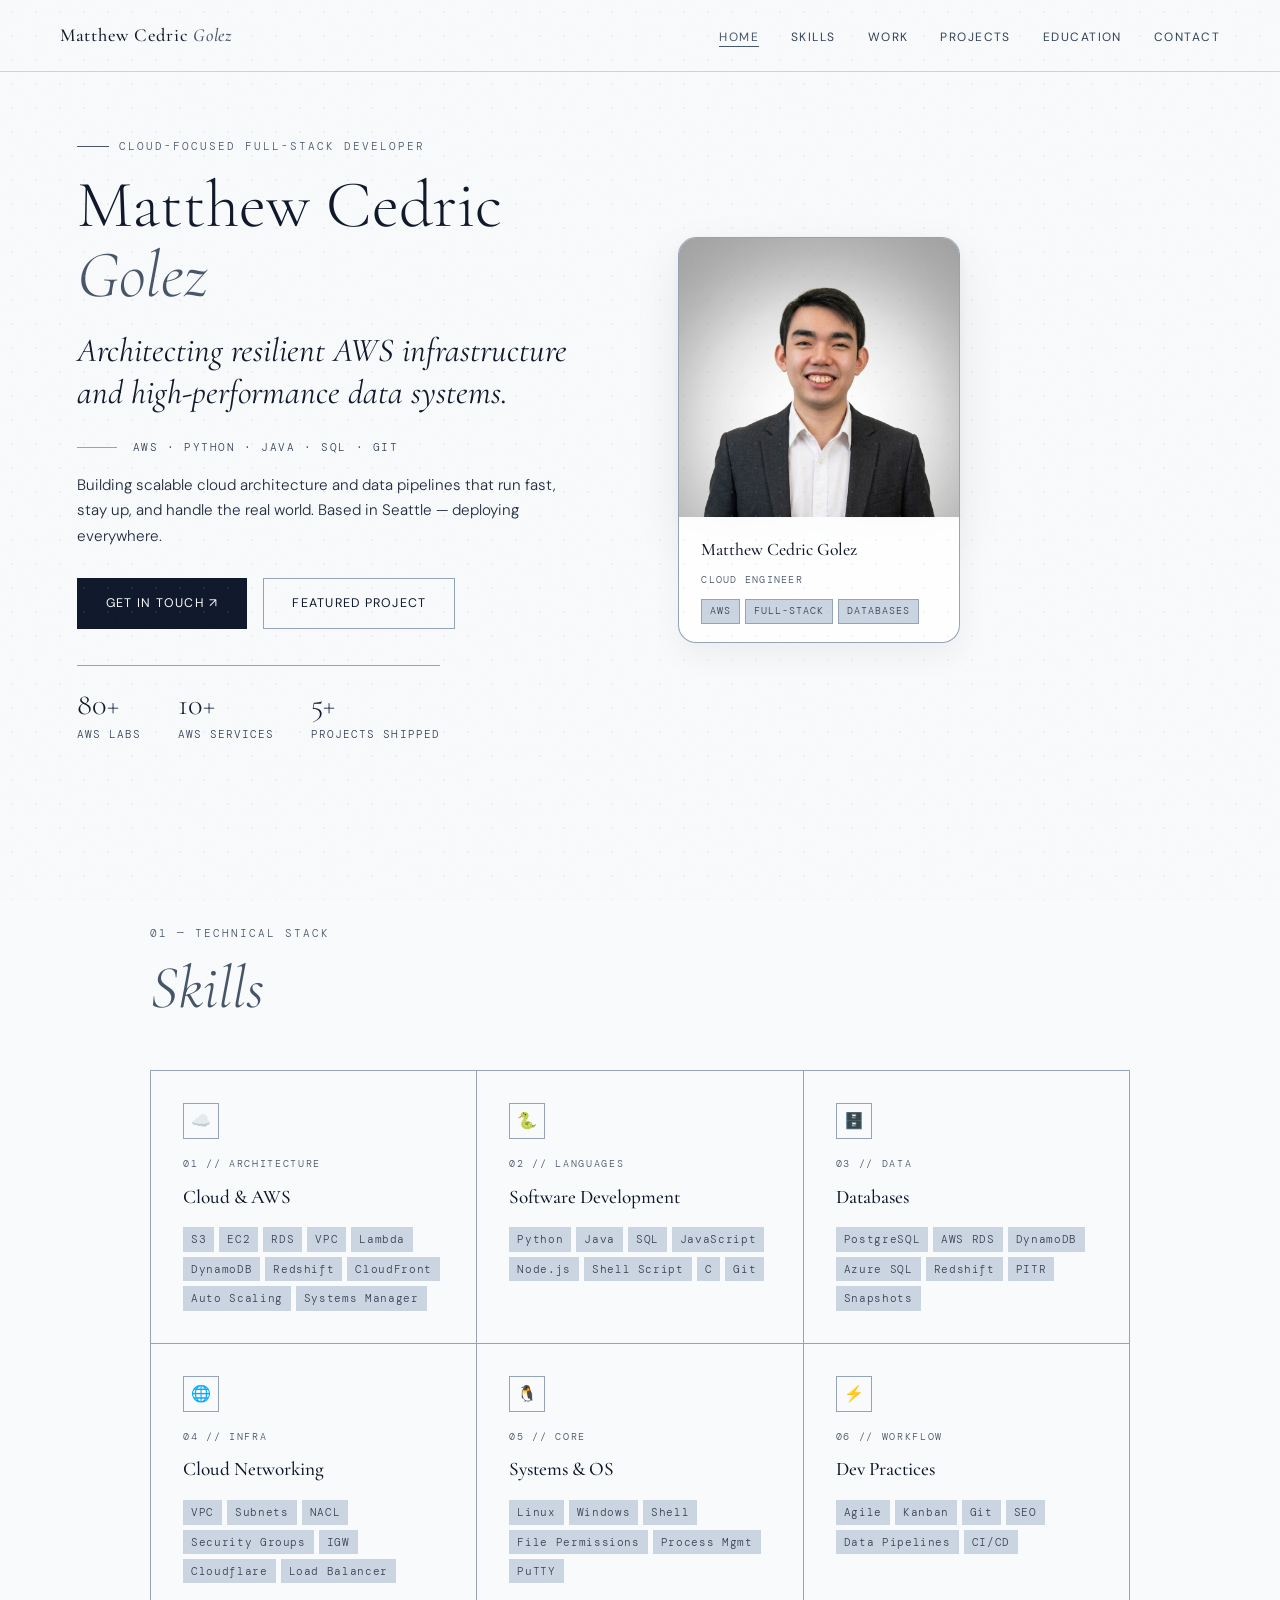
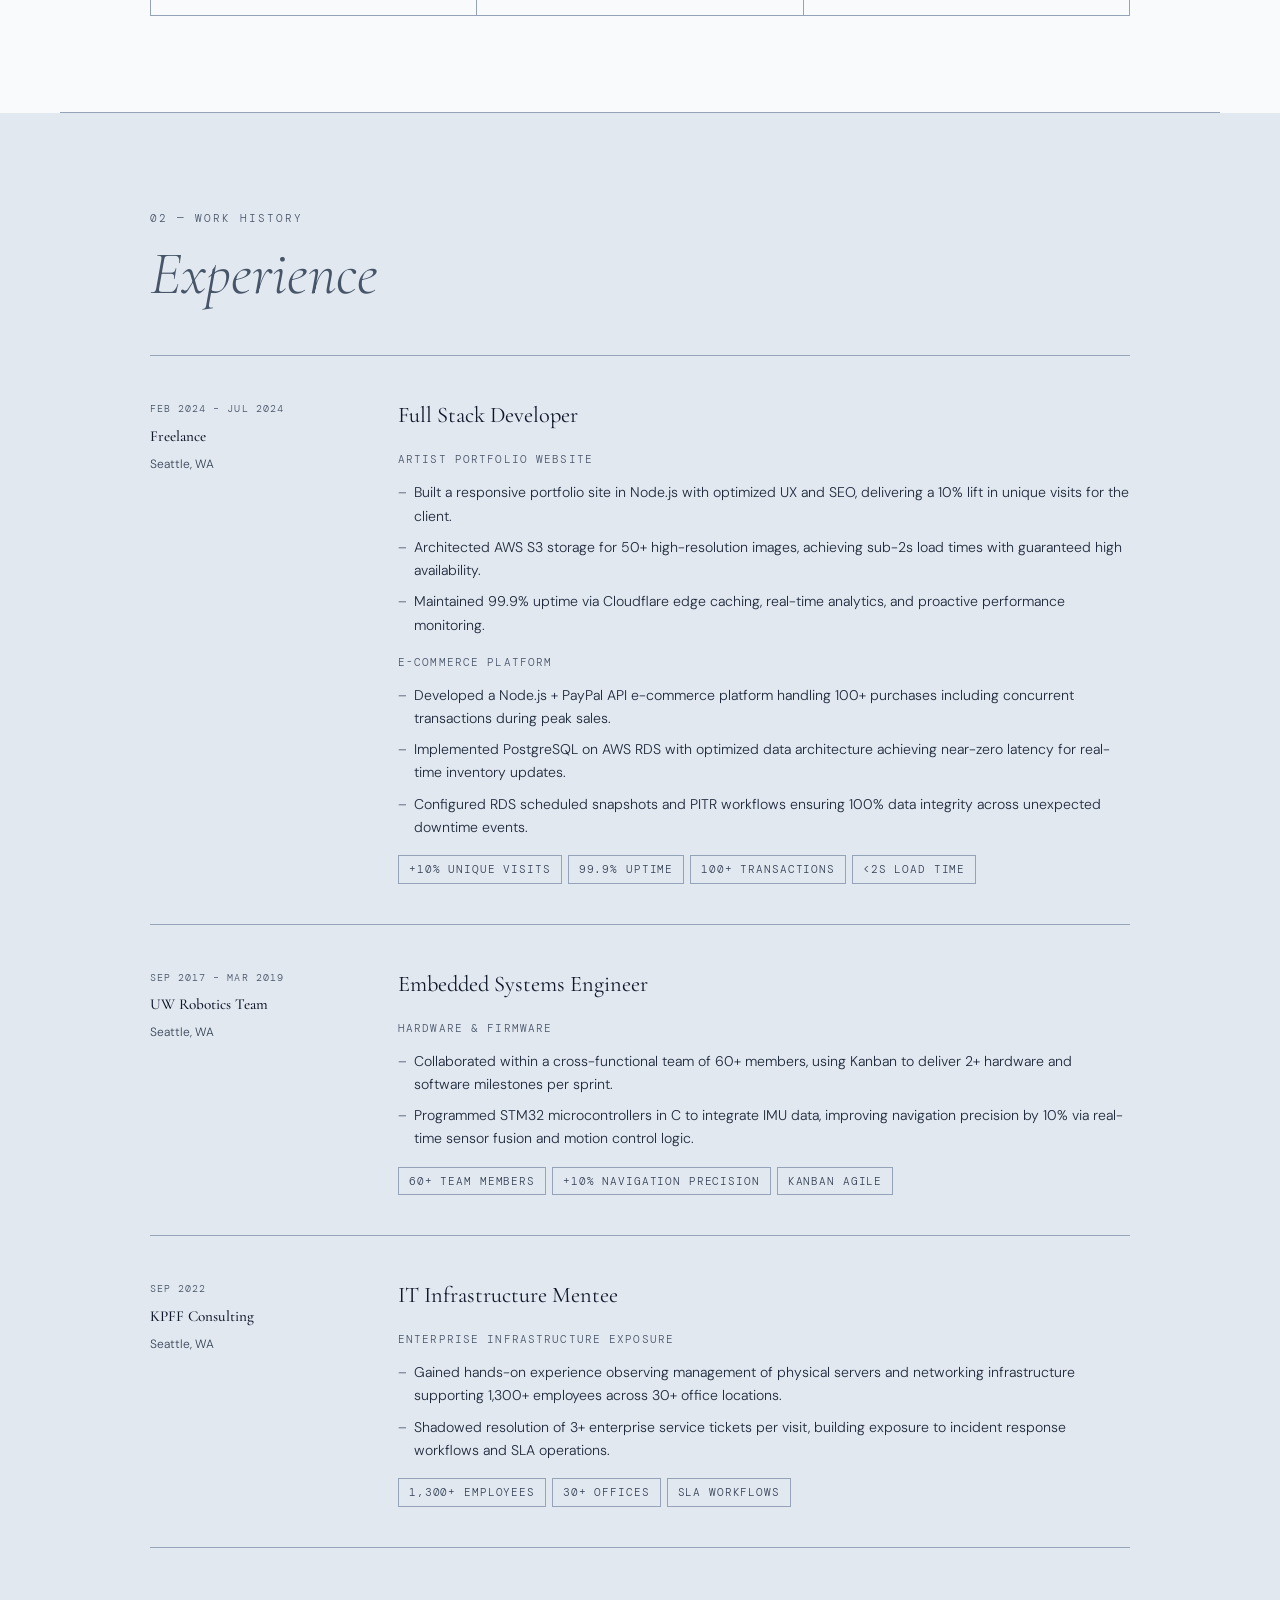
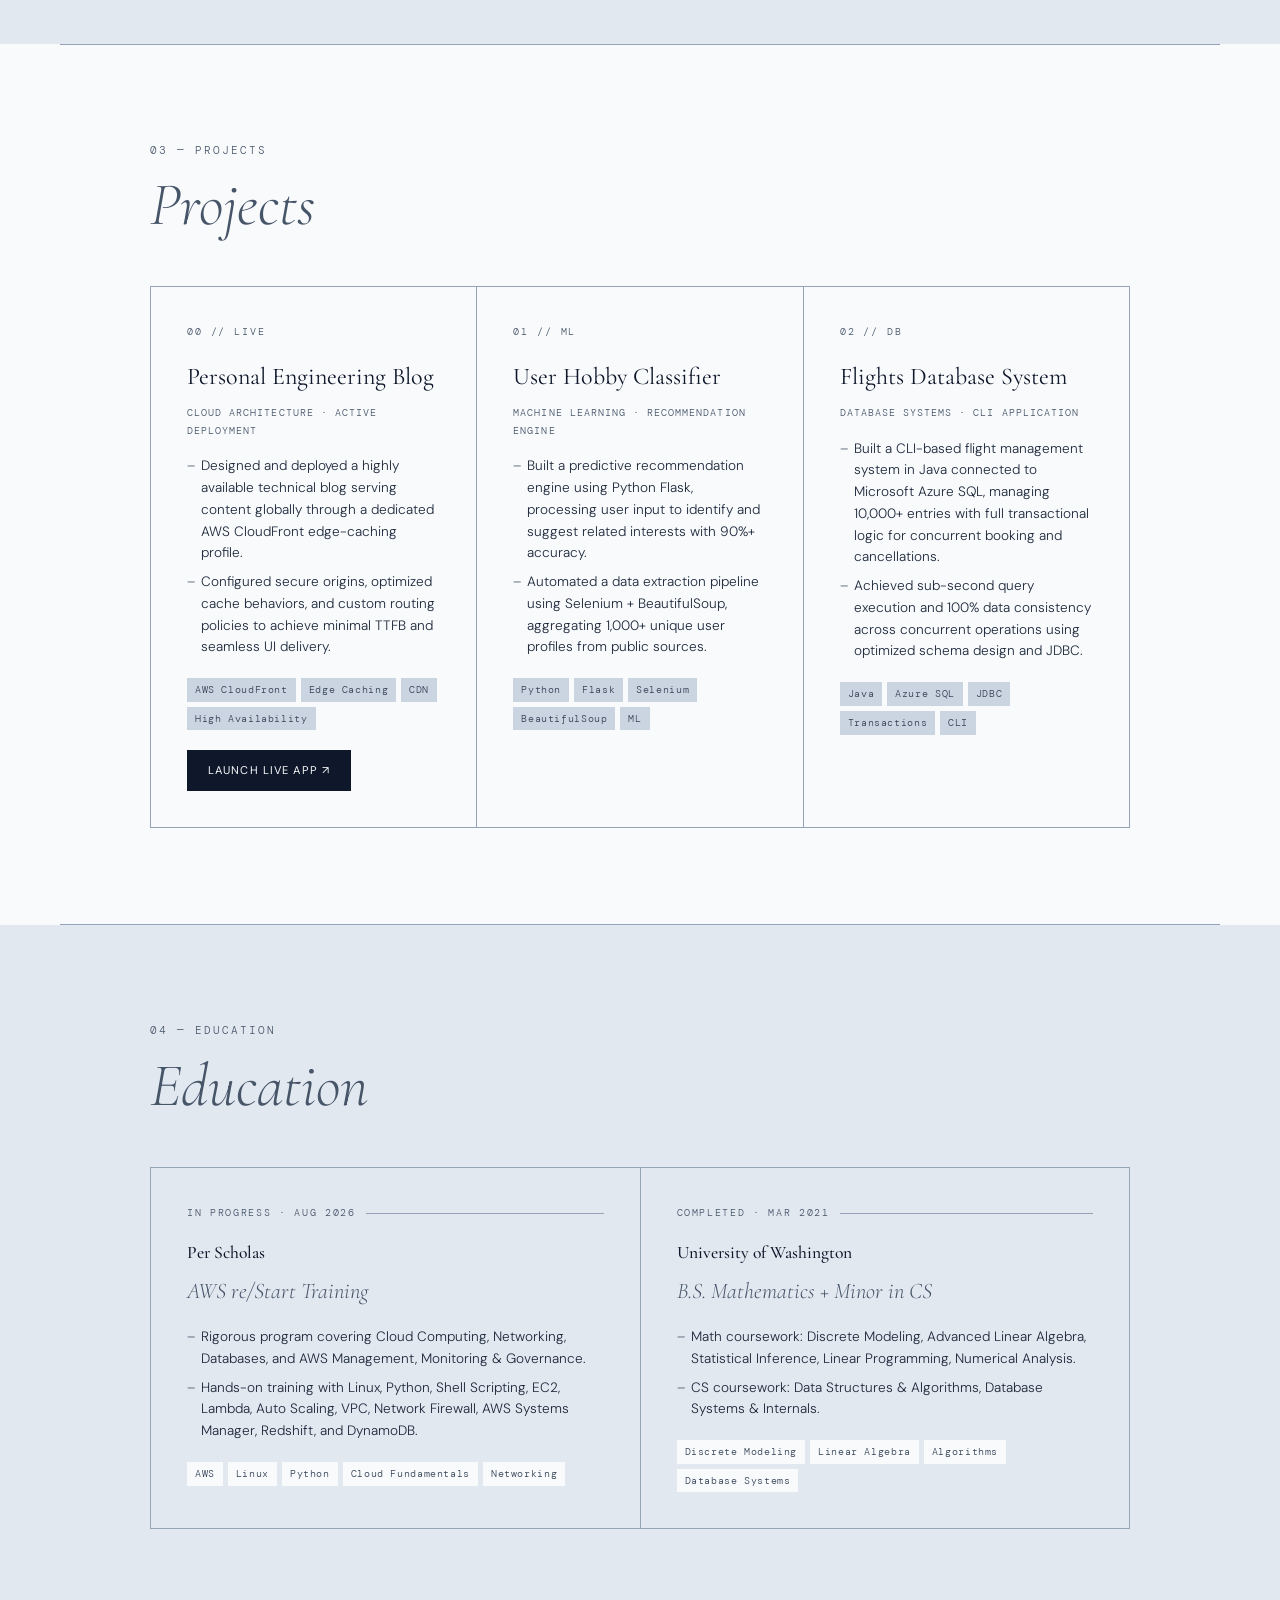
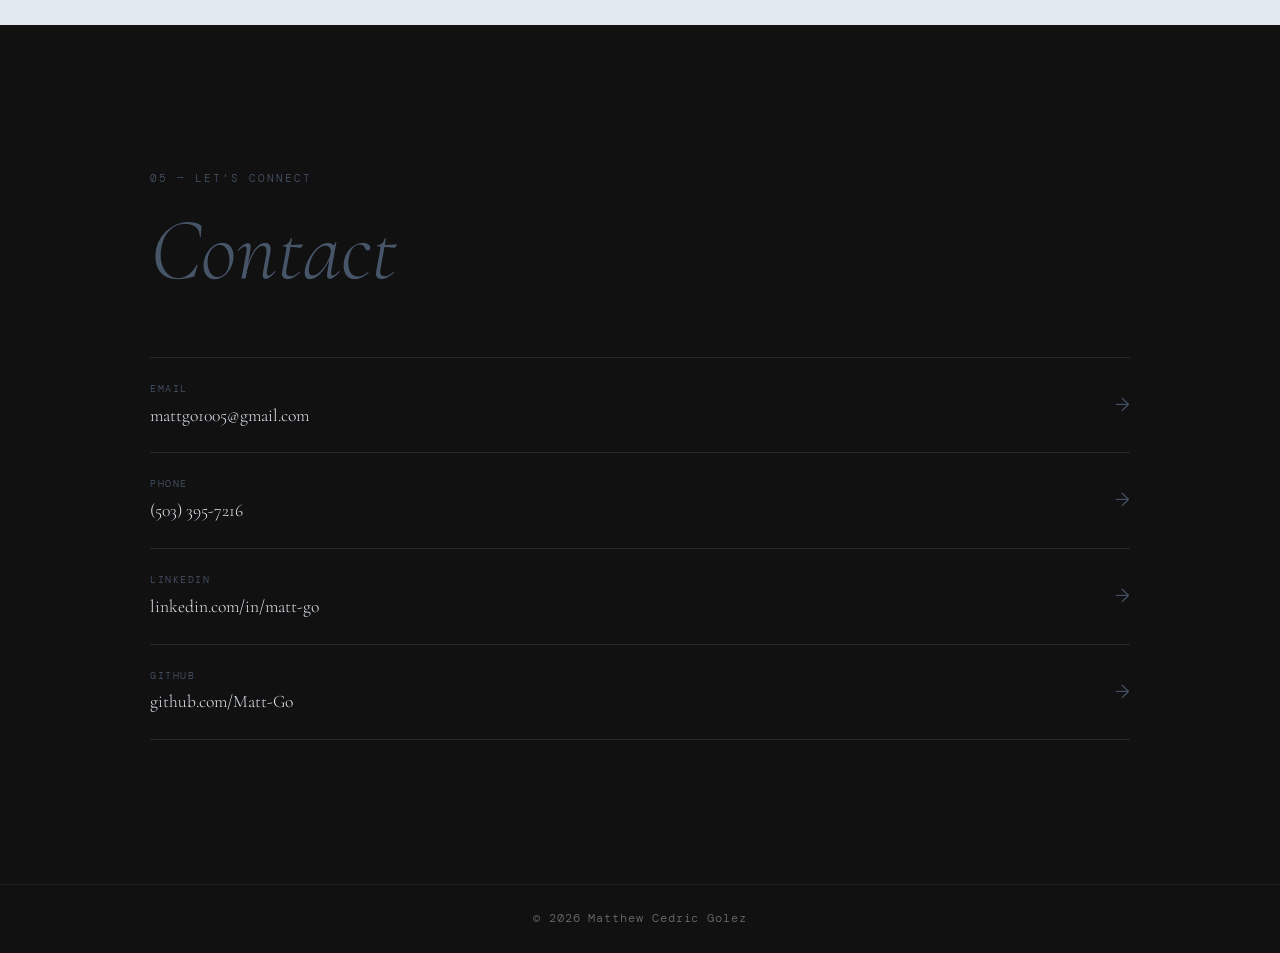
<file: index.html>
<!DOCTYPE html>
<html lang="en">
<head>
  <meta charset="UTF-8">
  <meta name="viewport" content="width=device-width, initial-scale=1.0">
  <title>Matthew Cedric Golez — Cloud Engineer</title>

  <link rel="preconnect" href="https://fonts.googleapis.com">
  <link href="https://fonts.googleapis.com/css2?family=Cormorant+Garamond:ital,wght@0,300;0,400;0,500;0,600;1,300;1,400;1,500&family=DM+Sans:wght@300;400;500&family=DM+Mono:wght@300;400&display=swap" rel="stylesheet">

  <link rel="stylesheet" href="assets/css/styles.css">
</head>

<body>

  <!-- ── Navigation ──────────────────────────── -->
  <nav>
    <div class="nav-logo">Matthew Cedric <em>Golez</em></div>
    <button class="menu-btn" aria-label="Toggle Navigation">Menu</button>
    <ul class="nav-links">
      <li><a href="#hero" class="active">Home</a></li>
      <li><a href="#skills">Skills</a></li>
      <li><a href="#experience">Work</a></li>
      <li><a href="#projects">Projects</a></li>
      <li><a href="#education">Education</a></li>
      <li><a href="#contact">Contact</a></li>
    </ul>
  </nav>

  <main>

    <!-- ── Hero ────────────────────────────────── -->
    <section id="hero">

      <div class="hero-left">
        <div class="hero-text-wrapper">
          <p class="hero-eyebrow">Cloud-Focused Full-Stack Developer</p>

          <h1 class="hero-name">
            Matthew Cedric<em>Golez</em>
          </h1>

          <h2 class="hero-pitch">Architecting resilient AWS infrastructure and high-performance data systems.</h2>

          <div class="hero-title-row">
            <div class="hero-divider"></div>
            <span class="hero-stack">AWS · Python · Java · SQL · Git</span>
          </div>

          <p class="hero-summary">
            Building scalable cloud architecture and data pipelines that run fast, stay up, and handle the real world. Based in Seattle — deploying everywhere.
          </p>

          <div class="hero-cta">
            <a href="#contact" class="btn-primary">Get in Touch ↗</a>
            <a href="#featured-project" class="btn-outline">Featured Project</a>
          </div>

          <div class="hero-stats">
            <div class="hero-stat-item">
              <div class="hero-stat-number">80<span>+</span></div>
              <div class="hero-stat-label">AWS Labs</div>
            </div>
            <div class="hero-stat-item">
              <div class="hero-stat-number">10<span>+</span></div>
              <div class="hero-stat-label">AWS Services</div>
            </div>
            <div class="hero-stat-item">
              <div class="hero-stat-number">5<span>+</span></div>
              <div class="hero-stat-label">Projects Shipped</div>
            </div>
          </div>
        </div>
      </div>

      <div class="hero-right">
        <img src="assets/img/pro_hero.png" alt="Matthew Cedric Golez">
        <div class="hero-card reveal">
          <div class="card-name">Matthew Cedric Golez</div>
          <div class="card-role">Cloud Engineer</div>
          <div class="card-tags">
            <span class="card-tag">AWS</span>
            <span class="card-tag">Full-Stack</span>
            <span class="card-tag">Databases</span>
          </div>
        </div>
      </div>

    </section>


    <!-- ── Skills ──────────────────────────────── -->
    <section id="skills">
      <div class="container">
        <div class="section-label reveal">01 — Technical Stack</div>
        <h2 class="section-title reveal"><em>Skills</em></h2>

        <div class="skills-grid">
          <div class="skill-block reveal">
            <div class="skill-icon">☁️</div>
            <div class="skill-category">01 // Architecture</div>
            <div class="skill-name">Cloud & AWS</div>
            <div class="skill-tags">
              <span class="skill-tag">S3</span><span class="skill-tag">EC2</span><span class="skill-tag">RDS</span>
              <span class="skill-tag">VPC</span><span class="skill-tag">Lambda</span><span class="skill-tag">DynamoDB</span>
              <span class="skill-tag">Redshift</span><span class="skill-tag">CloudFront</span>
              <span class="skill-tag">Auto Scaling</span><span class="skill-tag">Systems Manager</span>
            </div>
          </div>

          <div class="skill-block reveal">
            <div class="skill-icon">🐍</div>
            <div class="skill-category">02 // Languages</div>
            <div class="skill-name">Software Development</div>
            <div class="skill-tags">
              <span class="skill-tag">Python</span><span class="skill-tag">Java</span><span class="skill-tag">SQL</span>
              <span class="skill-tag">JavaScript</span><span class="skill-tag">Node.js</span>
              <span class="skill-tag">Shell Script</span><span class="skill-tag">C</span><span class="skill-tag">Git</span>
            </div>
          </div>

          <div class="skill-block reveal">
            <div class="skill-icon">🗄️</div>
            <div class="skill-category">03 // Data</div>
            <div class="skill-name">Databases</div>
            <div class="skill-tags">
              <span class="skill-tag">PostgreSQL</span><span class="skill-tag">AWS RDS</span>
              <span class="skill-tag">DynamoDB</span><span class="skill-tag">Azure SQL</span>
              <span class="skill-tag">Redshift</span><span class="skill-tag">PITR</span>
              <span class="skill-tag">Snapshots</span>
            </div>
          </div>

          <div class="skill-block reveal">
            <div class="skill-icon">🌐</div>
            <div class="skill-category">04 // Infra</div>
            <div class="skill-name">Cloud Networking</div>
            <div class="skill-tags">
              <span class="skill-tag">VPC</span><span class="skill-tag">Subnets</span><span class="skill-tag">NACL</span>
              <span class="skill-tag">Security Groups</span><span class="skill-tag">IGW</span>
              <span class="skill-tag">Cloudflare</span><span class="skill-tag">Load Balancer</span>
            </div>
          </div>

          <div class="skill-block reveal">
            <div class="skill-icon">🐧</div>
            <div class="skill-category">05 // Core</div>
            <div class="skill-name">Systems & OS</div>
            <div class="skill-tags">
              <span class="skill-tag">Linux</span><span class="skill-tag">Windows</span>
              <span class="skill-tag">Shell</span><span class="skill-tag">File Permissions</span>
              <span class="skill-tag">Process Mgmt</span><span class="skill-tag">PuTTY</span>
            </div>
          </div>

          <div class="skill-block reveal">
            <div class="skill-icon">⚡</div>
            <div class="skill-category">06 // Workflow</div>
            <div class="skill-name">Dev Practices</div>
            <div class="skill-tags">
              <span class="skill-tag">Agile</span><span class="skill-tag">Kanban</span>
              <span class="skill-tag">Git</span><span class="skill-tag">SEO</span>
              <span class="skill-tag">Data Pipelines</span><span class="skill-tag">CI/CD</span>
            </div>
          </div>
        </div>
      </div>
    </section>

    <div class="divider"></div>

    <!-- ── Experience ───────────────────────────── -->
    <section id="experience">
      <div class="container">
        <div class="section-label reveal">02 — Work History</div>
        <h2 class="section-title reveal"><em>Experience</em></h2>

        <div class="exp-list">

          <div class="exp-item reveal">
            <div class="exp-meta">
              <div class="exp-date">Feb 2024 – Jul 2024</div>
              <div class="exp-company">Freelance</div>
              <div class="exp-location">Seattle, WA</div>
            </div>
            <div class="exp-content">
              <div class="exp-role">Full Stack Developer</div>
              <div class="exp-project">Artist Portfolio Website</div>
              <ul class="exp-bullets">
                <li>Built a responsive portfolio site in Node.js with optimized UX and SEO, delivering a 10% lift in unique visits for the client.</li>
                <li>Architected AWS S3 storage for 50+ high-resolution images, achieving sub-2s load times with guaranteed high availability.</li>
                <li>Maintained 99.9% uptime via Cloudflare edge caching, real-time analytics, and proactive performance monitoring.</li>
              </ul>
              <div class="exp-project">E-Commerce Platform</div>
              <ul class="exp-bullets">
                <li>Developed a Node.js + PayPal API e-commerce platform handling 100+ purchases including concurrent transactions during peak sales.</li>
                <li>Implemented PostgreSQL on AWS RDS with optimized data architecture achieving near-zero latency for real-time inventory updates.</li>
                <li>Configured RDS scheduled snapshots and PITR workflows ensuring 100% data integrity across unexpected downtime events.</li>
              </ul>
              <div class="exp-chips">
                <span class="exp-chip">+10% Unique Visits</span>
                <span class="exp-chip">99.9% Uptime</span>
                <span class="exp-chip">100+ Transactions</span>
                <span class="exp-chip">&lt;2s Load Time</span>
              </div>
            </div>
          </div>

          <div class="exp-item reveal">
            <div class="exp-meta">
              <div class="exp-date">Sep 2017 – Mar 2019</div>
              <div class="exp-company">UW Robotics Team</div>
              <div class="exp-location">Seattle, WA</div>
            </div>
            <div class="exp-content">
              <div class="exp-role">Embedded Systems Engineer</div>
              <div class="exp-project">Hardware & Firmware</div>
              <ul class="exp-bullets">
                <li>Collaborated within a cross-functional team of 60+ members, using Kanban to deliver 2+ hardware and software milestones per sprint.</li>
                <li>Programmed STM32 microcontrollers in C to integrate IMU data, improving navigation precision by 10% via real-time sensor fusion and motion control logic.</li>
              </ul>
              <div class="exp-chips">
                <span class="exp-chip">60+ Team Members</span>
                <span class="exp-chip">+10% Navigation Precision</span>
                <span class="exp-chip">Kanban Agile</span>
              </div>
            </div>
          </div>

          <div class="exp-item reveal">
            <div class="exp-meta">
              <div class="exp-date">Sep 2022</div>
              <div class="exp-company">KPFF Consulting</div>
              <div class="exp-location">Seattle, WA</div>
            </div>
            <div class="exp-content">
              <div class="exp-role">IT Infrastructure Mentee</div>
              <div class="exp-project">Enterprise Infrastructure Exposure</div>
              <ul class="exp-bullets">
                <li>Gained hands-on experience observing management of physical servers and networking infrastructure supporting 1,300+ employees across 30+ office locations.</li>
                <li>Shadowed resolution of 3+ enterprise service tickets per visit, building exposure to incident response workflows and SLA operations.</li>
              </ul>
              <div class="exp-chips">
                <span class="exp-chip">1,300+ Employees</span>
                <span class="exp-chip">30+ Offices</span>
                <span class="exp-chip">SLA Workflows</span>
              </div>
            </div>
          </div>

        </div>
      </div>
    </section>

    <div class="divider"></div>

    <!-- ── Projects ──────────────────────────────── -->
    <section id="projects">
      <div class="container">
        <div class="section-label reveal">03 — Projects</div>
        <h2 class="section-title reveal"><em>Projects</em></h2>

        <div class="projects-grid">
          <div class="project-card reveal" id="featured-project">
            <div class="project-number">00 // LIVE</div>
            <div class="project-title">Personal Engineering Blog</div>
            <div class="project-sub">Cloud Architecture · Active Deployment</div>
            <ul class="project-bullets">
              <li>Designed and deployed a highly available technical blog serving content globally through a dedicated AWS CloudFront edge-caching profile.</li>
              <li>Configured secure origins, optimized cache behaviors, and custom routing policies to achieve minimal TTFB and seamless UI delivery.</li>
            </ul>
            <div class="project-tags" style="margin-bottom: 20px;">
              <span class="project-tag">AWS CloudFront</span>
              <span class="project-tag">Edge Caching</span>
              <span class="project-tag">CDN</span>
              <span class="project-tag">High Availability</span>
            </div>
            <a href="https://d26pw1u8joukgr.cloudfront.net/" target="_blank" rel="noopener noreferrer" class="btn-primary" style="font-size:0.7rem; padding: 10px 20px;">Launch Live App ↗</a>
          </div>

          <div class="project-card reveal">
            <div class="project-number">01 // ML</div>
            <div class="project-title">User Hobby Classifier</div>
            <div class="project-sub">Machine Learning · Recommendation Engine</div>
            <ul class="project-bullets">
              <li>Built a predictive recommendation engine using Python Flask, processing user input to identify and suggest related interests with 90%+ accuracy.</li>
              <li>Automated a data extraction pipeline using Selenium + BeautifulSoup, aggregating 1,000+ unique user profiles from public sources.</li>
            </ul>
            <div class="project-tags">
              <span class="project-tag">Python</span>
              <span class="project-tag">Flask</span>
              <span class="project-tag">Selenium</span>
              <span class="project-tag">BeautifulSoup</span>
              <span class="project-tag">ML</span>
            </div>
          </div>

          <div class="project-card reveal">
            <div class="project-number">02 // DB</div>
            <div class="project-title">Flights Database System</div>
            <div class="project-sub">Database Systems · CLI Application</div>
            <ul class="project-bullets">
              <li>Built a CLI-based flight management system in Java connected to Microsoft Azure SQL, managing 10,000+ entries with full transactional logic for concurrent booking and cancellations.</li>
              <li>Achieved sub-second query execution and 100% data consistency across concurrent operations using optimized schema design and JDBC.</li>
            </ul>
            <div class="project-tags">
              <span class="project-tag">Java</span>
              <span class="project-tag">Azure SQL</span>
              <span class="project-tag">JDBC</span>
              <span class="project-tag">Transactions</span>
              <span class="project-tag">CLI</span>
            </div>
          </div>
        </div>
      </div>
    </section>

    <div class="divider"></div>

    <!-- ── Education ─────────────────────────────── -->
    <section id="education">
      <div class="container">
        <div class="section-label reveal">04 — Education</div>
        <h2 class="section-title reveal"><em>Education</em></h2>

        <div class="edu-grid">
          <div class="edu-card reveal">
            <div class="edu-period">In Progress · Aug 2026</div>
            <div class="edu-school">Per Scholas</div>
            <div class="edu-degree">AWS re/Start Training</div>
            <ul class="edu-bullets">
              <li>Rigorous program covering Cloud Computing, Networking, Databases, and AWS Management, Monitoring & Governance.</li>
              <li>Hands-on training with Linux, Python, Shell Scripting, EC2, Lambda, Auto Scaling, VPC, Network Firewall, AWS Systems Manager, Redshift, and DynamoDB.</li>
            </ul>
            <div class="edu-tags">
              <span class="edu-tag">AWS</span>
              <span class="edu-tag">Linux</span>
              <span class="edu-tag">Python</span>
              <span class="edu-tag">Cloud Fundamentals</span>
              <span class="edu-tag">Networking</span>
            </div>
          </div>

          <div class="edu-card reveal">
            <div class="edu-period">Completed · Mar 2021</div>
            <div class="edu-school">University of Washington</div>
            <div class="edu-degree">B.S. Mathematics + Minor in CS</div>
            <ul class="edu-bullets">
              <li>Math coursework: Discrete Modeling, Advanced Linear Algebra, Statistical Inference, Linear Programming, Numerical Analysis.</li>
              <li>CS coursework: Data Structures & Algorithms, Database Systems & Internals.</li>
            </ul>
            <div class="edu-tags">
              <span class="edu-tag">Discrete Modeling</span>
              <span class="edu-tag">Linear Algebra</span>
              <span class="edu-tag">Algorithms</span>
              <span class="edu-tag">Database Systems</span>
            </div>
          </div>
        </div>
      </div>
    </section>

    <!-- ── Contact ───────────────────────────────── -->
    <section id="contact">
      <div class="contact-inner">
        <p class="contact-eyebrow reveal">05 — Let's Connect</p>
        <h2 class="contact-headline reveal">
          <em>Contact</em>
        </h2>

        <div class="contact-rows">
          <a href="mailto:mattgo1005@gmail.com" class="contact-row reveal">
            <div class="contact-row-left">
              <span class="contact-row-label">Email</span>
              <span class="contact-row-value">mattgo1005@gmail.com</span>
            </div>
            <span class="contact-row-arrow">→</span>
          </a>
          <a href="tel:5033957216" class="contact-row reveal">
            <div class="contact-row-left">
              <span class="contact-row-label">Phone</span>
              <span class="contact-row-value">(503) 395-7216</span>
            </div>
            <span class="contact-row-arrow">→</span>
          </a>
          <a href="https://linkedin.com/in/matt-go" target="_blank" rel="noopener noreferrer" class="contact-row reveal">
            <div class="contact-row-left">
              <span class="contact-row-label">LinkedIn</span>
              <span class="contact-row-value">linkedin.com/in/matt-go</span>
            </div>
            <span class="contact-row-arrow">→</span>
          </a>
          <a href="https://github.com/Matt-Go" target="_blank" rel="noopener noreferrer" class="contact-row reveal">
            <div class="contact-row-left">
              <span class="contact-row-label">GitHub</span>
              <span class="contact-row-value">github.com/Matt-Go</span>
            </div>
            <span class="contact-row-arrow">→</span>
          </a>
        </div>
      </div>
    </section>

  </main>

  <footer>
    <div class="footer-copy">© 2026 Matthew Cedric Golez</div>
  </footer>

  <script src="assets/js/scripts.js"></script>

</body>
</html>
</file>
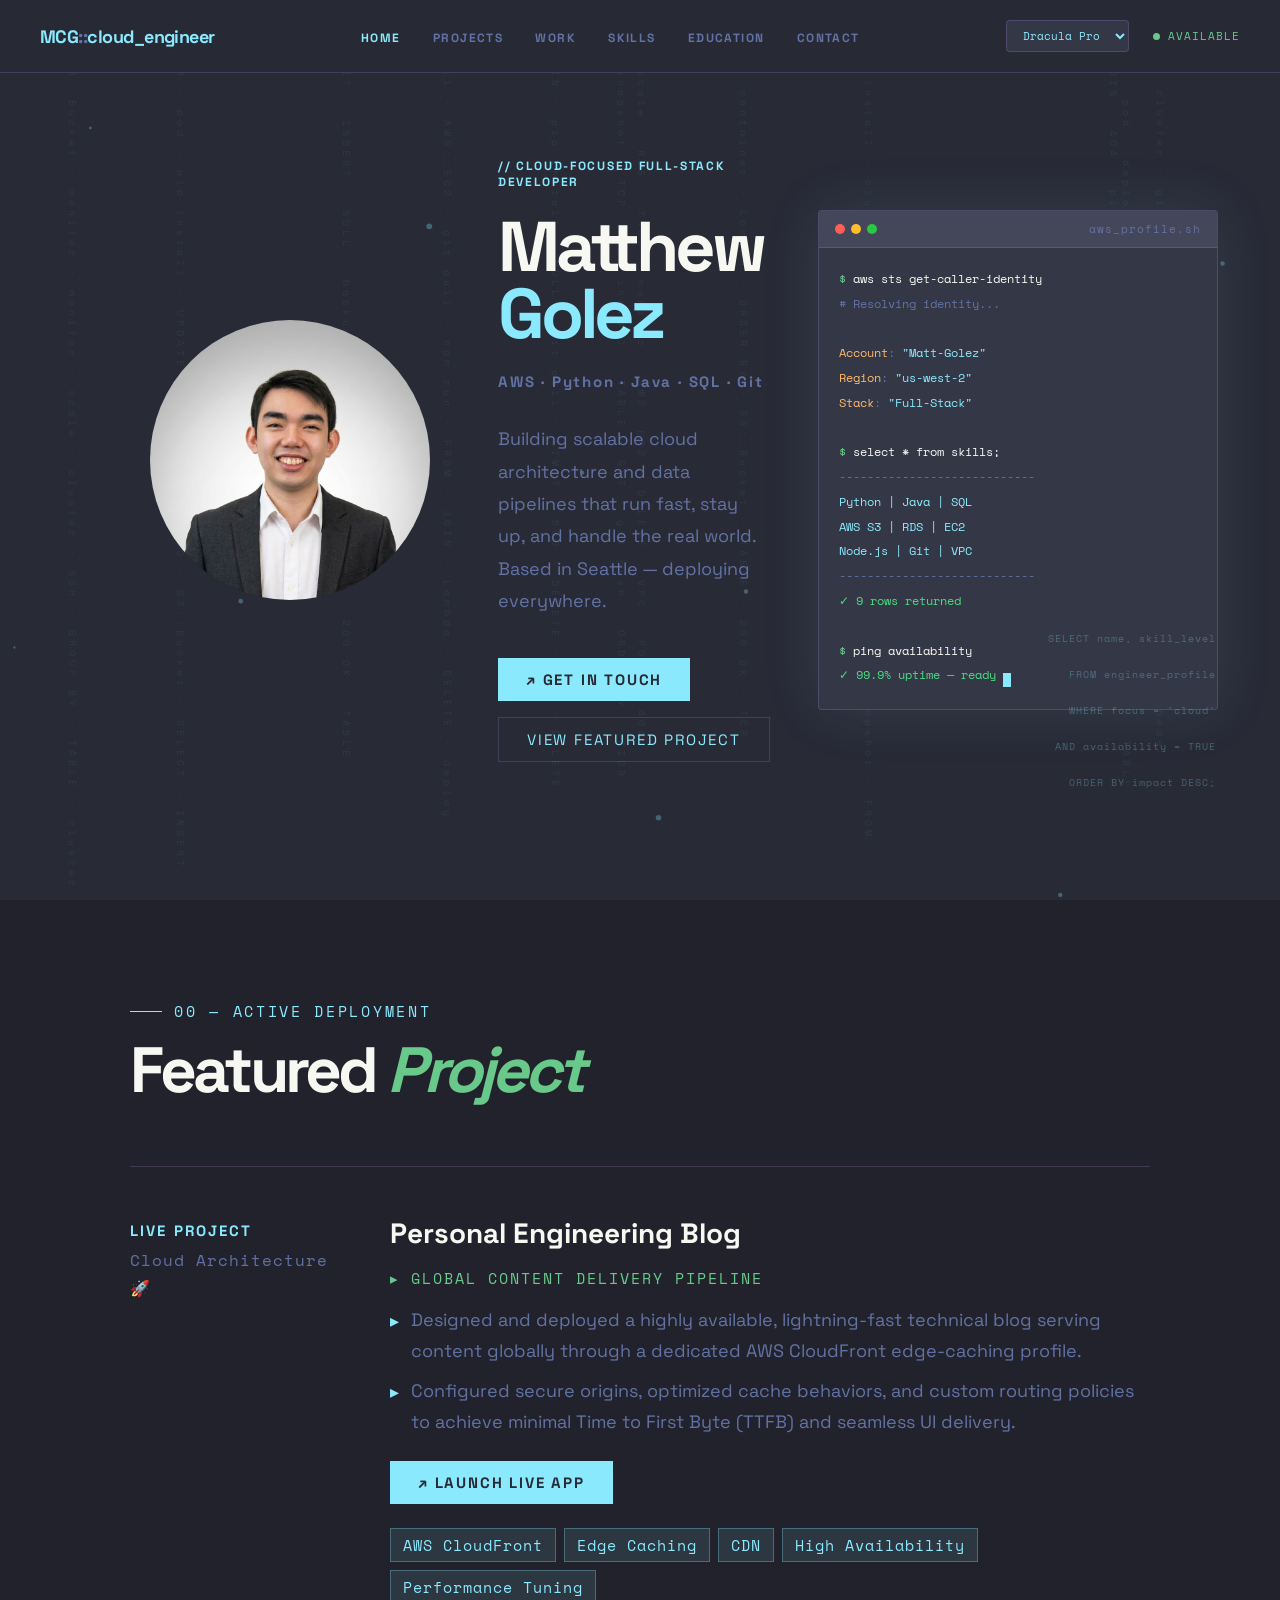
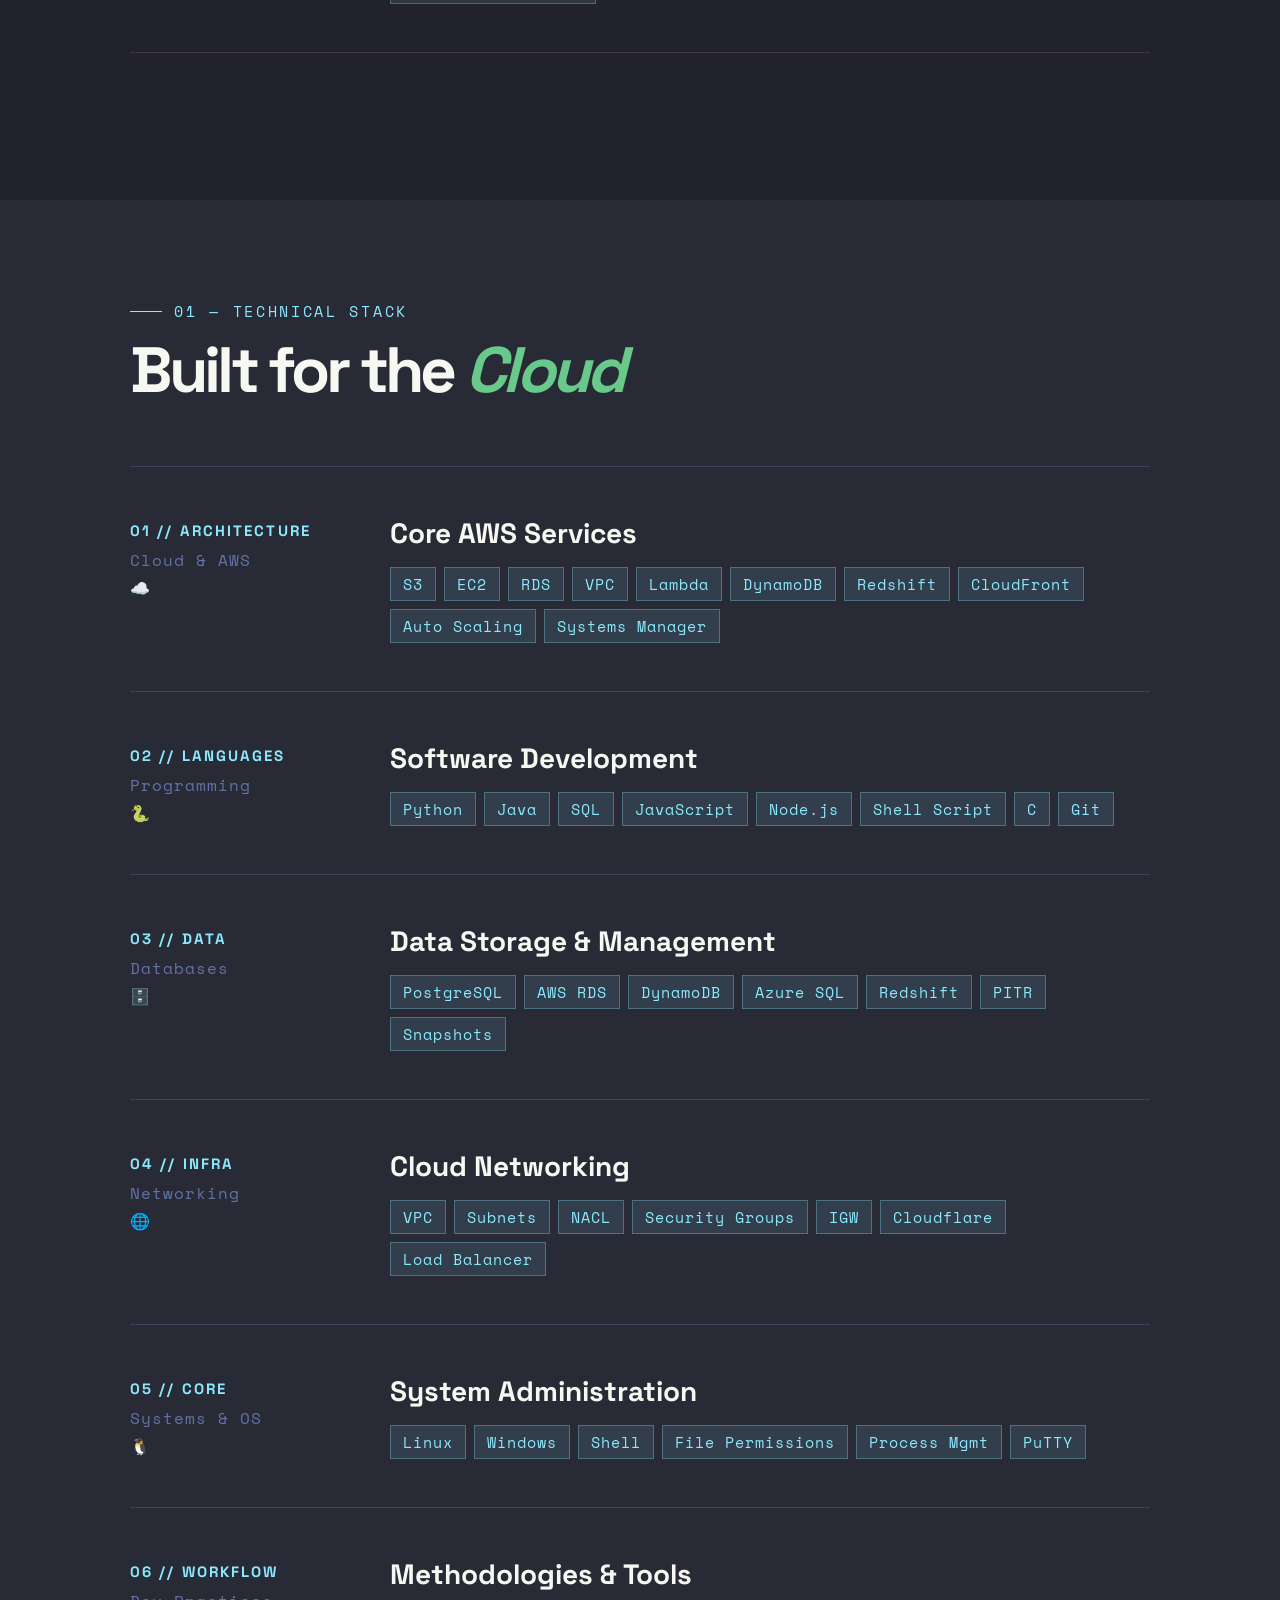
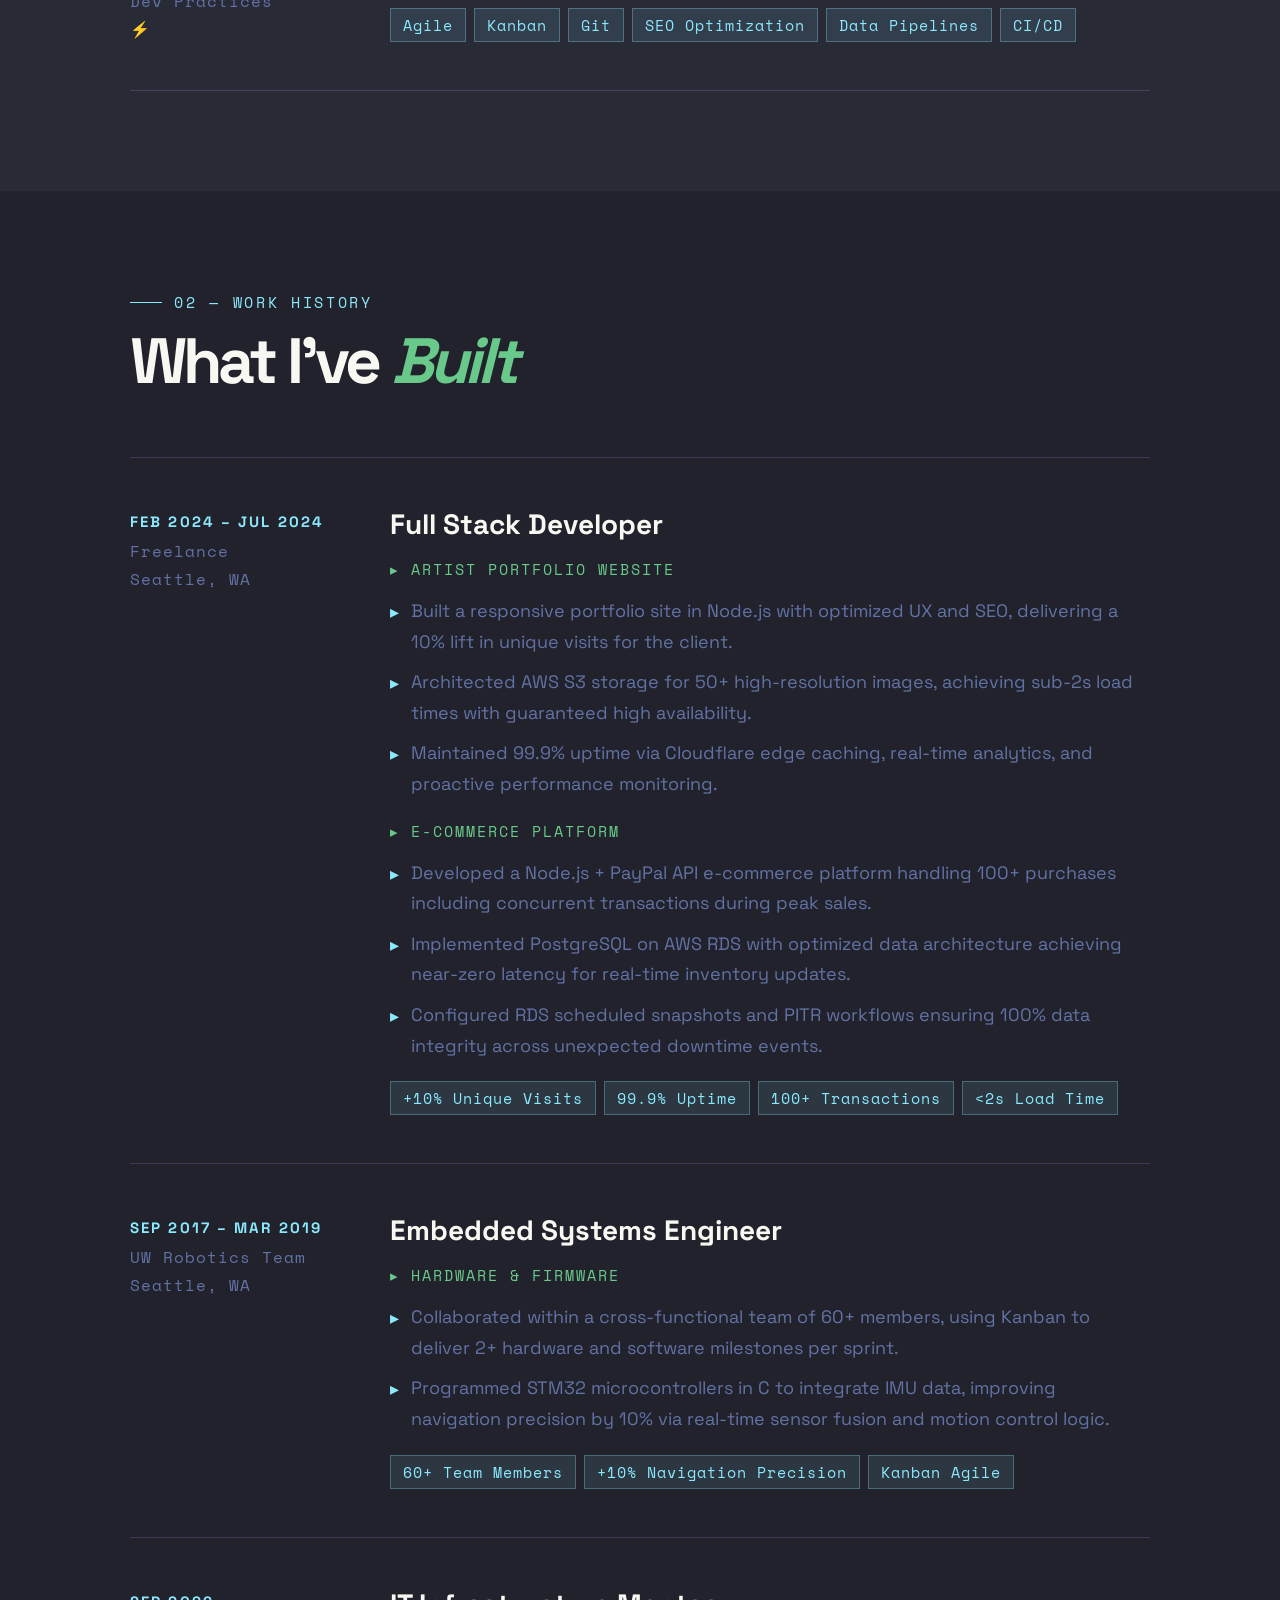
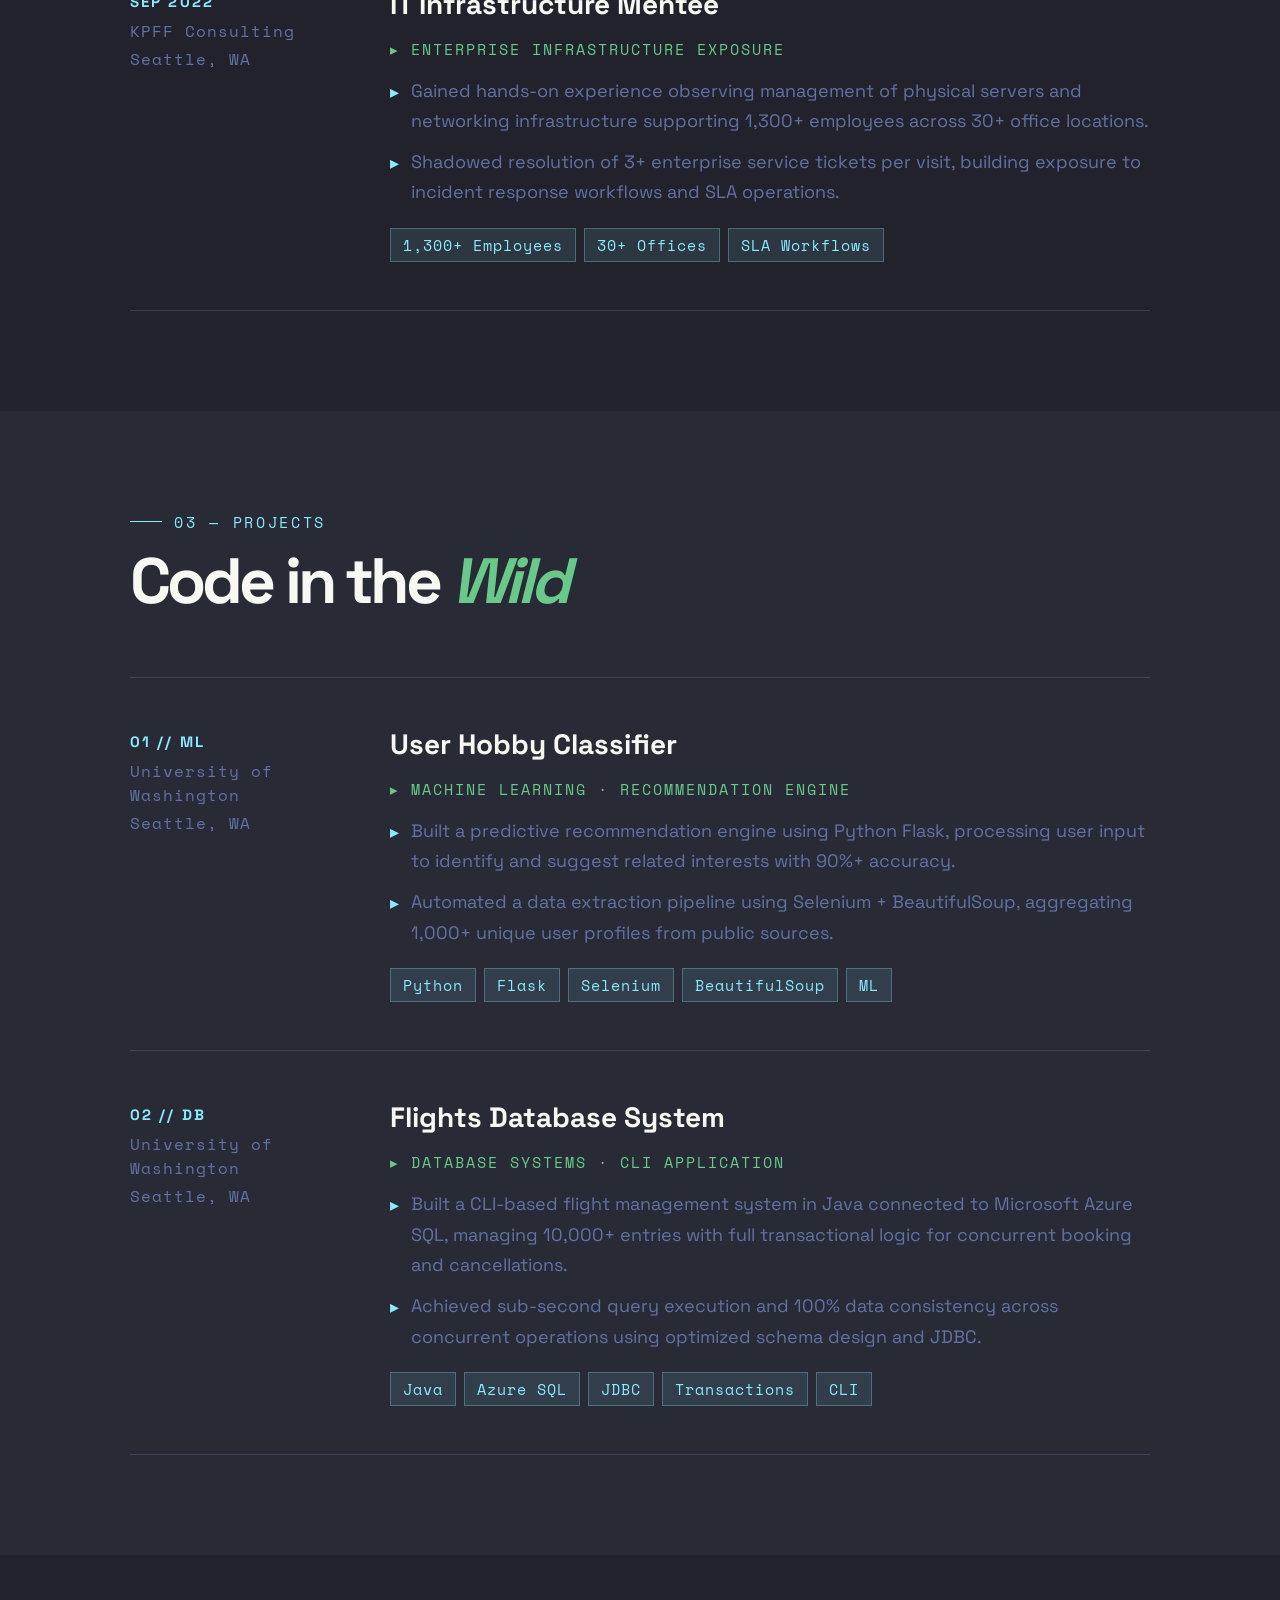
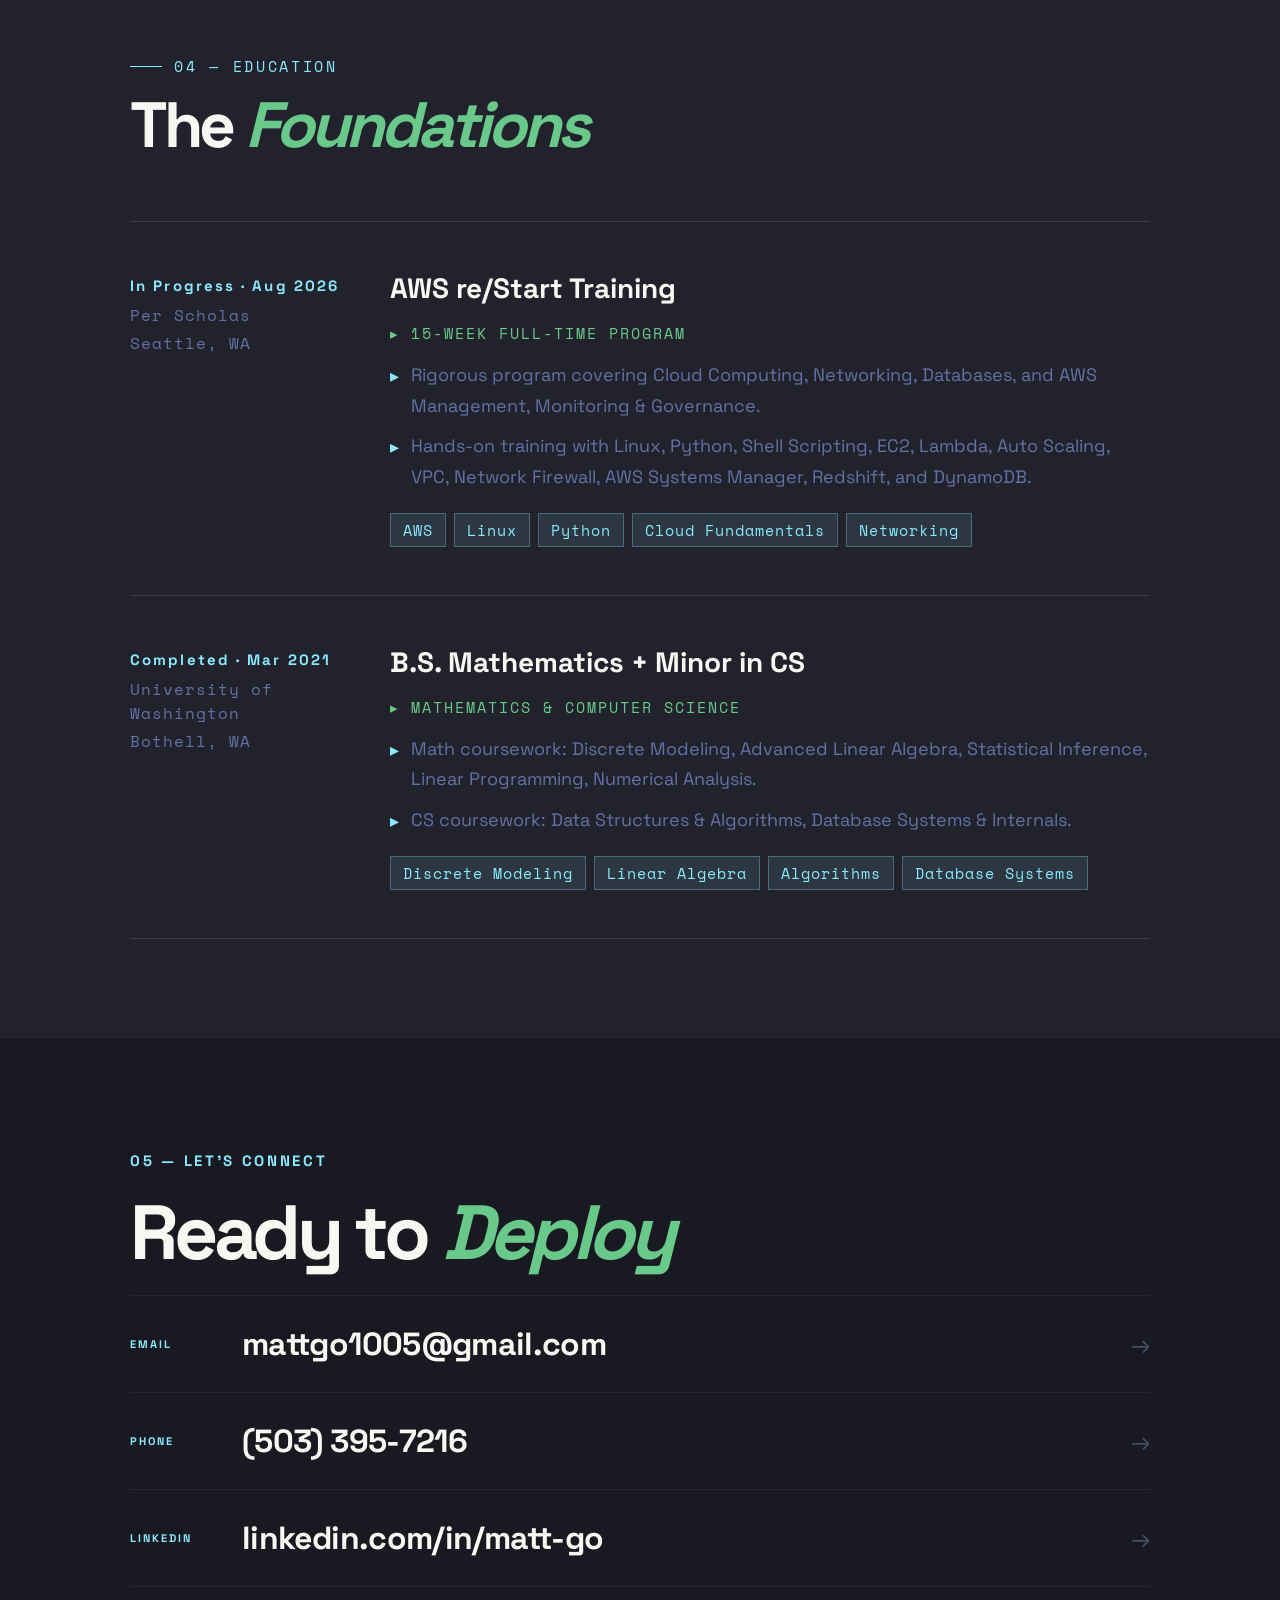
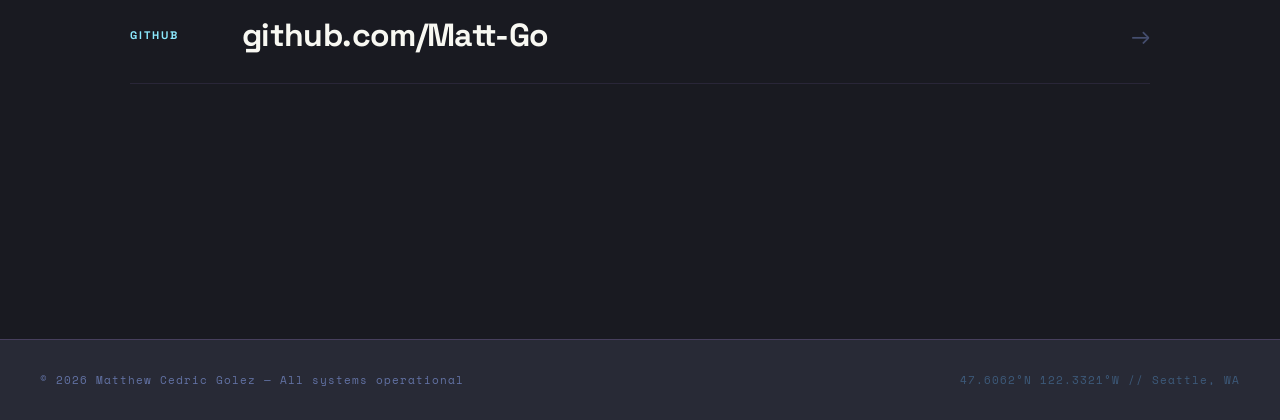
<file: src/frontend/index.html>
<!DOCTYPE html>
<html lang="en" data-theme="dracula">
<head>
  <meta charset="UTF-8">
  <meta name="viewport" content="width=device-width, initial-scale=1.0">
  <title>Matthew Cedric Golez — Cloud Engineer</title>
  
  <link rel="preconnect" href="https://fonts.googleapis.com">
  <link href="https://fonts.googleapis.com/css2?family=Space+Mono:ital,wght@0,400;0,700;1,400&family=Space+Grotesk:wght@400;700&display=swap" rel="stylesheet">
  
  <link rel="stylesheet" href="styles.css">
</head>
<body>

  <canvas id="canvas-bg"></canvas>

  <div class="data-streams" id="streams"></div>

  <nav>
    <div class="nav-logo">MCG<span>::</span>cloud_engineer</div>
    <ul class="nav-links">
      <li><a href="index.html" style="color: var(--cyan);">Home</a></li>
      <li><a href="projects.html">Projects</a></li>
      <li><a href="experience.html">Work</a></li>
      <li><a href="skills.html">Skills</a></li>
      <li><a href="education.html">Education</a></li>
      <li><a href="contact.html">Contact</a></li>
    </ul>
    <div class="nav-controls">
      <select id="theme-select">
        <option value="dracula" selected>Dracula Pro</option>
        <option value="nord">Nord Light</option>
      </select>
      <div class="status-badge">
        <div class="status-dot"></div>
        AVAILABLE
      </div>
    </div>
  </nav>

  <main>
    <section id="hero">
      <div class="container">
        <div class="hero-layout">
          <div class="hero-photo">
            <img src="assets/pro_hero.png" alt="Matthew Cedric Golez" />
          </div>
          <div class="hero-text">
            <p class="hero-eyebrow">// cloud-focused full-stack developer</p>
            <h1 class="hero-name">
              Matthew<br>
              <span class="line2">Golez</span>
            </h1>
            <p class="hero-title">AWS · Python · Java · SQL · Git</p>
            <p class="hero-summary">
              Building scalable cloud architecture and data pipelines that run fast, stay up, and handle the real world. Based in Seattle — deploying everywhere.
            </p>
            <div class="hero-cta">
              <a href="#contact" class="btn-primary">↗ Get in Touch</a>
              <a href="#featured-project" class="btn-outline">View Featured Project</a>
            </div>
          </div>

          <div class="hero-terminal">
            <div class="terminal-bar">
              <div class="t-dot r"></div>
              <div class="t-dot y"></div>
              <div class="t-dot g"></div>
              <span class="terminal-title">aws_profile.sh</span>
            </div>
            <div class="terminal-body">
              <span class="t-line"><span class="t-prompt">$ </span><span class="t-cmd">aws sts get-caller-identity</span></span>
              <span class="t-line t-comment"># Resolving identity...</span>
              <span class="t-line">&nbsp;</span>
              <span class="t-line"><span class="t-key">Account</span><span class="t-comment">:</span> <span class="t-val">"Matt-Golez"</span></span>
              <span class="t-line"><span class="t-key">Region</span><span class="t-comment">:</span>  <span class="t-val">"us-west-2"</span></span>
              <span class="t-line"><span class="t-key">Stack</span><span class="t-comment">:</span>   <span class="t-val">"Full-Stack"</span></span>
              <span class="t-line">&nbsp;</span>
              <span class="t-line"><span class="t-prompt">$ </span><span class="t-cmd">select * from skills;</span></span>
              <span class="t-line t-comment">----------------------------</span>
              <span class="t-line"><span class="t-val"> Python</span>  <span class="t-val">| Java</span>  <span class="t-val">| SQL</span></span>
              <span class="t-line"><span class="t-val"> AWS S3</span>  <span class="t-val">| RDS</span>   <span class="t-val">| EC2</span></span>
              <span class="t-line"><span class="t-val"> Node.js</span> <span class="t-val">| Git</span>   <span class="t-val">| VPC</span></span>
              <span class="t-line t-comment">----------------------------</span>
              <span class="t-line"><span class="t-success">✓ 9 rows returned</span></span>
              <span class="t-line">&nbsp;</span>
              <span class="t-line"><span class="t-prompt">$ </span><span class="t-cmd">ping availability</span></span>
              <span class="t-line"><span class="t-success">✓ 99.9% uptime — ready</span> <span class="t-cursor-blink"></span></span>
            </div>
          </div>
        </div>
      </div>

      <div class="db-decoration" style="right:5%; bottom:10%; text-align:right; font-size:10px;">
        SELECT name, skill_level<br>
        FROM engineer_profile<br>
        WHERE focus = 'cloud'<br>
        AND availability = TRUE<br>
        ORDER BY impact DESC;
      </div>
    </section>

    <section id="featured-project">
      <div class="container">
        <div class="section-header reveal">
          <div class="section-label">00 — Active Deployment</div>
          <h2 class="section-title">Featured <span class="ghost">Project</span></h2>
        </div>

        <div class="exp-grid">
          <div class="exp-item reveal" style="border-top: 1px solid var(--border);">
            <div class="exp-meta">
              <div class="exp-date">LIVE PROJECT</div>
              <div class="exp-company">Cloud Architecture</div>
              <div class="exp-location">🚀</div>
            </div>
            <div class="exp-content">
              <div class="exp-role">Personal Engineering Blog</div>
              <div class="exp-project">▸ Global Content Delivery Pipeline</div>
              <ul class="exp-bullets">
                <li>Designed and deployed a highly available, lightning-fast technical blog serving content globally through a dedicated AWS CloudFront edge-caching profile.</li>
                <li>Configured secure origins, optimized cache behaviors, and custom routing policies to achieve minimal Time to First Byte (TTFB) and seamless UI delivery.</li>
              </ul>
              <div class="hero-cta" style="margin-top: 24px; opacity: 1; animation: none;">
                <a href="https://d26pw1u8joukgr.cloudfront.net/" target="_blank" rel="noopener noreferrer" class="btn-primary">↗ Launch Live App</a>
              </div>
              <div class="metric-chips" style="margin-top: 24px;">
                <span class="metric-chip">AWS CloudFront</span>
                <span class="metric-chip">Edge Caching</span>
                <span class="metric-chip">CDN</span>
                <span class="metric-chip">High Availability</span>
                <span class="metric-chip">Performance Tuning</span>
              </div>
            </div>
          </div>
        </div>
      </div>
    </section>

    <section id="skills">
      <div class="container">
        <div class="section-header reveal">
          <div class="section-label">01 — Technical Stack</div>
          <h2 class="section-title">Built for the <span class="ghost">Cloud</span></h2>
        </div>

        <div class="exp-grid">
          <div class="exp-item reveal">
            <div class="exp-meta">
              <div class="exp-date">01 // ARCHITECTURE</div>
              <div class="exp-company">Cloud & AWS</div>
              <div class="exp-location">☁️</div>
            </div>
            <div class="exp-content">
              <div class="exp-role">Core AWS Services</div>
              <div class="metric-chips">
                <span class="metric-chip">S3</span>
                <span class="metric-chip">EC2</span>
                <span class="metric-chip">RDS</span>
                <span class="metric-chip">VPC</span>
                <span class="metric-chip">Lambda</span>
                <span class="metric-chip">DynamoDB</span>
                <span class="metric-chip">Redshift</span>
                <span class="metric-chip">CloudFront</span>
                <span class="metric-chip">Auto Scaling</span>
                <span class="metric-chip">Systems Manager</span>
              </div>
            </div>
          </div>

          <div class="exp-item reveal">
            <div class="exp-meta">
              <div class="exp-date">02 // LANGUAGES</div>
              <div class="exp-company">Programming</div>
              <div class="exp-location">🐍</div>
            </div>
            <div class="exp-content">
              <div class="exp-role">Software Development</div>
              <div class="metric-chips">
                <span class="metric-chip">Python</span>
                <span class="metric-chip">Java</span>
                <span class="metric-chip">SQL</span>
                <span class="metric-chip">JavaScript</span>
                <span class="metric-chip">Node.js</span>
                <span class="metric-chip">Shell Script</span>
                <span class="metric-chip">C</span>
                <span class="metric-chip">Git</span>
              </div>
            </div>
          </div>

          <div class="exp-item reveal">
            <div class="exp-meta">
              <div class="exp-date">03 // DATA</div>
              <div class="exp-company">Databases</div>
              <div class="exp-location">🗄️</div>
            </div>
            <div class="exp-content">
              <div class="exp-role">Data Storage & Management</div>
              <div class="metric-chips">
                <span class="metric-chip">PostgreSQL</span>
                <span class="metric-chip">AWS RDS</span>
                <span class="metric-chip">DynamoDB</span>
                <span class="metric-chip">Azure SQL</span>
                <span class="metric-chip">Redshift</span>
                <span class="metric-chip">PITR</span>
                <span class="metric-chip">Snapshots</span>
              </div>
            </div>
          </div>

          <div class="exp-item reveal">
            <div class="exp-meta">
              <div class="exp-date">04 // INFRA</div>
              <div class="exp-company">Networking</div>
              <div class="exp-location">🌐</div>
            </div>
            <div class="exp-content">
              <div class="exp-role">Cloud Networking</div>
              <div class="metric-chips">
                <span class="metric-chip">VPC</span>
                <span class="metric-chip">Subnets</span>
                <span class="metric-chip">NACL</span>
                <span class="metric-chip">Security Groups</span>
                <span class="metric-chip">IGW</span>
                <span class="metric-chip">Cloudflare</span>
                <span class="metric-chip">Load Balancer</span>
              </div>
            </div>
          </div>

          <div class="exp-item reveal">
            <div class="exp-meta">
              <div class="exp-date">05 // CORE</div>
              <div class="exp-company">Systems & OS</div>
              <div class="exp-location">🐧</div>
            </div>
            <div class="exp-content">
              <div class="exp-role">System Administration</div>
              <div class="metric-chips">
                <span class="metric-chip">Linux</span>
                <span class="metric-chip">Windows</span>
                <span class="metric-chip">Shell</span>
                <span class="metric-chip">File Permissions</span>
                <span class="metric-chip">Process Mgmt</span>
                <span class="metric-chip">PuTTY</span>
              </div>
            </div>
          </div>

          <div class="exp-item reveal">
            <div class="exp-meta">
              <div class="exp-date">06 // WORKFLOW</div>
              <div class="exp-company">Dev Practices</div>
              <div class="exp-location">⚡</div>
            </div>
            <div class="exp-content">
              <div class="exp-role">Methodologies & Tools</div>
              <div class="metric-chips">
                <span class="metric-chip">Agile</span>
                <span class="metric-chip">Kanban</span>
                <span class="metric-chip">Git</span>
                <span class="metric-chip">SEO Optimization</span>
                <span class="metric-chip">Data Pipelines</span>
                <span class="metric-chip">CI/CD</span>
              </div>
            </div>
          </div>
        </div>
      </div>
    </section>

    <section id="experience">
      <div class="container">
        <div class="section-header reveal">
          <div class="section-label">02 — Work History</div>
          <h2 class="section-title">What I've <span class="ghost">Built</span></h2>
        </div>

        <div class="exp-grid">
          <div class="exp-item reveal">
            <div class="exp-meta">
              <div class="exp-date">FEB 2024 – JUL 2024</div>
              <div class="exp-company">Freelance</div>
              <div class="exp-location">Seattle, WA</div>
            </div>
            <div class="exp-content">
              <div class="exp-role">Full Stack Developer</div>
              <div class="exp-project">▸ Artist Portfolio Website</div>
              <ul class="exp-bullets">
                <li>Built a responsive portfolio site in Node.js with optimized UX and SEO, delivering a 10% lift in unique visits for the client.</li>
                <li>Architected AWS S3 storage for 50+ high-resolution images, achieving sub-2s load times with guaranteed high availability.</li>
                <li>Maintained 99.9% uptime via Cloudflare edge caching, real-time analytics, and proactive performance monitoring.</li>
              </ul>
              <div class="exp-project">▸ E-Commerce Platform</div>
              <ul class="exp-bullets">
                <li>Developed a Node.js + PayPal API e-commerce platform handling 100+ purchases including concurrent transactions during peak sales.</li>
                <li>Implemented PostgreSQL on AWS RDS with optimized data architecture achieving near-zero latency for real-time inventory updates.</li>
                <li>Configured RDS scheduled snapshots and PITR workflows ensuring 100% data integrity across unexpected downtime events.</li>
              </ul>
              <div class="metric-chips">
                <span class="metric-chip">+10% Unique Visits</span>
                <span class="metric-chip">99.9% Uptime</span>
                <span class="metric-chip">100+ Transactions</span>
                <span class="metric-chip">&lt;2s Load Time</span>
              </div>
            </div>
          </div>

          <div class="exp-item reveal">
            <div class="exp-meta">
              <div class="exp-date">SEP 2017 – MAR 2019</div>
              <div class="exp-company">UW Robotics Team</div>
              <div class="exp-location">Seattle, WA</div>
            </div>
            <div class="exp-content">
              <div class="exp-role">Embedded Systems Engineer</div>
              <div class="exp-project">▸ Hardware & Firmware</div>
              <ul class="exp-bullets">
                <li>Collaborated within a cross-functional team of 60+ members, using Kanban to deliver 2+ hardware and software milestones per sprint.</li>
                <li>Programmed STM32 microcontrollers in C to integrate IMU data, improving navigation precision by 10% via real-time sensor fusion and motion control logic.</li>
              </ul>
              <div class="metric-chips">
                <span class="metric-chip">60+ Team Members</span>
                <span class="metric-chip">+10% Navigation Precision</span>
                <span class="metric-chip">Kanban Agile</span>
              </div>
            </div>
          </div>

          <div class="exp-item reveal">
            <div class="exp-meta">
              <div class="exp-date">SEP 2022</div>
              <div class="exp-company">KPFF Consulting</div>
              <div class="exp-location">Seattle, WA</div>
            </div>
            <div class="exp-content">
              <div class="exp-role">IT Infrastructure Mentee</div>
              <div class="exp-project">▸ Enterprise Infrastructure Exposure</div>
              <ul class="exp-bullets">
                <li>Gained hands-on experience observing management of physical servers and networking infrastructure supporting 1,300+ employees across 30+ office locations.</li>
                <li>Shadowed resolution of 3+ enterprise service tickets per visit, building exposure to incident response workflows and SLA operations.</li>
              </ul>
              <div class="metric-chips">
                <span class="metric-chip">1,300+ Employees</span>
                <span class="metric-chip">30+ Offices</span>
                <span class="metric-chip">SLA Workflows</span>
              </div>
            </div>
          </div>
        </div>
      </div>
    </section>

    <section id="projects">
      <div class="container">
        <div class="section-header reveal">
          <div class="section-label">03 — Projects</div>
          <h2 class="section-title">Code in the <span class="ghost">Wild</span></h2>
        </div>

        <div class="exp-grid">
          <div class="exp-item reveal">
            <div class="exp-meta">
              <div class="exp-date">01 // ML</div>
              <div class="exp-company">University of Washington</div>
              <div class="exp-location">Seattle, WA</div>
            </div>
            <div class="exp-content">
              <div class="exp-role">User Hobby Classifier</div>
              <div class="exp-project">▸ Machine Learning · Recommendation Engine</div>
              <ul class="exp-bullets">
                <li>Built a predictive recommendation engine using Python Flask, processing user input to identify and suggest related interests with 90%+ accuracy.</li>
                <li>Automated a data extraction pipeline using Selenium + BeautifulSoup, aggregating 1,000+ unique user profiles from public sources.</li>
              </ul>
              <div class="metric-chips">
                <span class="metric-chip">Python</span>
                <span class="metric-chip">Flask</span>
                <span class="metric-chip">Selenium</span>
                <span class="metric-chip">BeautifulSoup</span>
                <span class="metric-chip">ML</span>
              </div>
            </div>
          </div>

          <div class="exp-item reveal">
            <div class="exp-meta">
              <div class="exp-date">02 // DB</div>
              <div class="exp-company">University of Washington</div>
              <div class="exp-location">Seattle, WA</div>
            </div>
            <div class="exp-content">
              <div class="exp-role">Flights Database System</div>
              <div class="exp-project">▸ Database Systems · CLI Application</div>
              <ul class="exp-bullets">
                <li>Built a CLI-based flight management system in Java connected to Microsoft Azure SQL, managing 10,000+ entries with full transactional logic for concurrent booking and cancellations.</li>
                <li>Achieved sub-second query execution and 100% data consistency across concurrent operations using optimized schema design and JDBC.</li>
              </ul>
              <div class="metric-chips">
                <span class="metric-chip">Java</span>
                <span class="metric-chip">Azure SQL</span>
                <span class="metric-chip">JDBC</span>
                <span class="metric-chip">Transactions</span>
                <span class="metric-chip">CLI</span>
              </div>
            </div>
          </div>
        </div>
      </div>
    </section>

    <section id="education">
      <div class="container">
        <div class="section-header reveal">
          <div class="section-label">04 — Education</div>
          <h2 class="section-title">The <span class="ghost">Foundations</span></h2>
        </div>

        <div class="exp-grid">
          <div class="exp-item reveal">
            <div class="exp-meta">
              <div class="exp-date">In Progress · Aug 2026</div>
              <div class="exp-company">Per Scholas</div>
              <div class="exp-location">Seattle, WA</div>
            </div>
            <div class="exp-content">
              <div class="exp-role">AWS re/Start Training</div>
              <div class="exp-project">▸ 15-Week Full-Time Program</div>
              <ul class="exp-bullets">
                <li>Rigorous program covering Cloud Computing, Networking, Databases, and AWS Management, Monitoring & Governance.</li>
                <li>Hands-on training with Linux, Python, Shell Scripting, EC2, Lambda, Auto Scaling, VPC, Network Firewall, AWS Systems Manager, Redshift, and DynamoDB.</li>
              </ul>
              <div class="metric-chips">
                <span class="metric-chip">AWS</span>
                <span class="metric-chip">Linux</span>
                <span class="metric-chip">Python</span>
                <span class="metric-chip">Cloud Fundamentals</span>
                <span class="metric-chip">Networking</span>
              </div>
            </div>
          </div>

          <div class="exp-item reveal">
            <div class="exp-meta">
              <div class="exp-date">Completed · Mar 2021</div>
              <div class="exp-company">University of Washington</div>
              <div class="exp-location">Bothell, WA</div>
            </div>
            <div class="exp-content">
              <div class="exp-role">B.S. Mathematics + Minor in CS</div>
              <div class="exp-project">▸ Mathematics & Computer Science</div>
              <ul class="exp-bullets">
                <li>Math coursework: Discrete Modeling, Advanced Linear Algebra, Statistical Inference, Linear Programming, Numerical Analysis.</li>
                <li>CS coursework: Data Structures & Algorithms, Database Systems & Internals.</li>
              </ul>
              <div class="metric-chips">
                <span class="metric-chip">Discrete Modeling</span>
                <span class="metric-chip">Linear Algebra</span>
                <span class="metric-chip">Algorithms</span>
                <span class="metric-chip">Database Systems</span>
              </div>
            </div>
          </div>
        </div>
      </div>
    </section>

    <section id="contact">
      <div class="contact-inner">
        <p class="contact-eyebrow reveal">05 — Let's Connect</p>
        <h2 class="contact-title reveal">
          Ready to <span class="italic-accent">Deploy</span>
        </h2>

        <div class="contact-rows">
          <a href="mailto:mattgo1005@gmail.com" class="contact-row reveal">
            <div class="contact-row-left">
              <span class="contact-row-label">Email</span>
              <span class="contact-row-value">mattgo1005@gmail.com</span>
            </div>
            <span class="contact-row-arrow">→</span>
          </a>
          <a href="tel:5033957216" class="contact-row reveal">
            <div class="contact-row-left">
              <span class="contact-row-label">Phone</span>
              <span class="contact-row-value">(503) 395-7216</span>
            </div>
            <span class="contact-row-arrow">→</span>
          </a>
          <a href="https://linkedin.com/in/matt-go" target="_blank" rel="noopener noreferrer" class="contact-row reveal">
            <div class="contact-row-left">
              <span class="contact-row-label">LinkedIn</span>
              <span class="contact-row-value">linkedin.com/in/matt-go</span>
            </div>
            <span class="contact-row-arrow">→</span>
          </a>
          <a href="https://github.com/Matt-Go" target="_blank" rel="noopener noreferrer" class="contact-row reveal">
            <div class="contact-row-left">
              <span class="contact-row-label">GitHub</span>
              <span class="contact-row-value">github.com/Matt-Go</span>
            </div>
            <span class="contact-row-arrow">→</span>
          </a>
        </div>
      </div>
    </section>
  </main>

  <footer>
    <div class="footer-copy">© 2026 Matthew Cedric Golez — All systems operational</div>
    <div class="footer-coords">47.6062°N 122.3321°W // Seattle, WA</div>
  </footer>

  <script src="scripts.js"></script>
</body>
</html>
</file>
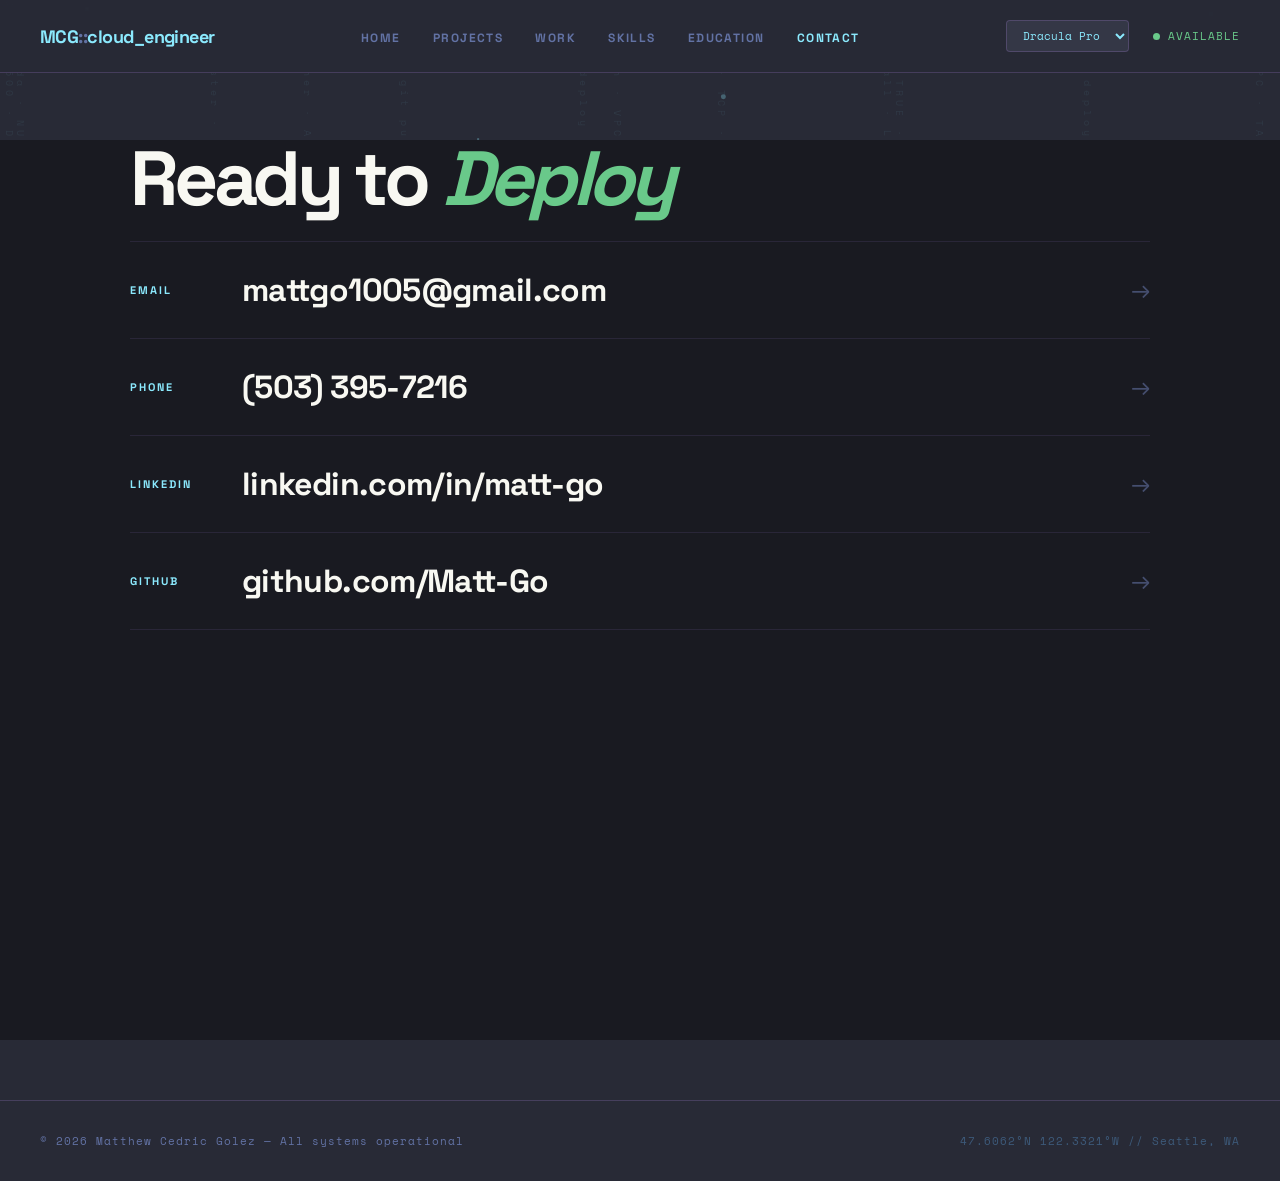
<file: src/frontend/contact.html>
<!DOCTYPE html>
<html lang="en" data-theme="dracula">
<head>
  <meta charset="UTF-8">
  <meta name="viewport" content="width=device-width, initial-scale=1.0">
  <title>Contact — Matthew Cedric Golez</title>
  
  <link rel="preconnect" href="https://fonts.googleapis.com">
  <link href="https://fonts.googleapis.com/css2?family=Space+Mono:ital,wght@0,400;0,700;1,400&family=Space+Grotesk:wght@400;700&display=swap" rel="stylesheet">
  
  <link rel="stylesheet" href="styles.css">
</head>
<body>

  <canvas id="canvas-bg"></canvas>
  <div class="data-streams" id="streams"></div>

  <nav>
    <div class="nav-logo">MCG<span>::</span>cloud_engineer</div>
    <ul class="nav-links">
      <li><a href="index.html">Home</a></li>
      <li><a href="projects.html">Projects</a></li>
      <li><a href="experience.html">Work</a></li>
      <li><a href="skills.html">Skills</a></li>
      <li><a href="education.html">Education</a></li>
      <li><a href="contact.html" style="color: var(--cyan);">Contact</a></li>
    </ul>
    <div class="nav-controls">
      <select id="theme-select">
        <option value="dracula" selected>Dracula Pro</option>
        <option value="nord">Nord Light</option>
      </select>
      <div class="status-badge">
        <div class="status-dot"></div>
        AVAILABLE
      </div>
    </div>
  </nav>

  <main style="padding-top: 140px; padding-bottom: 60px;">
    <section id="contact" style="padding: 0;">
      <div class="contact-inner" style="opacity: 1; transform: none;">
        <h2 class="contact-title reveal visible">
          Ready to <span class="italic-accent">Deploy</span>
        </h2>

        <div class="contact-rows">
          <a href="mailto:mattgo1005@gmail.com" class="contact-row reveal visible">
            <div class="contact-row-left">
              <span class="contact-row-label">Email</span>
              <span class="contact-row-value">mattgo1005@gmail.com</span>
            </div>
            <span class="contact-row-arrow">→</span>
          </a>
          <a href="tel:5033957216" class="contact-row reveal visible">
            <div class="contact-row-left">
              <span class="contact-row-label">Phone</span>
              <span class="contact-row-value">(503) 395-7216</span>
            </div>
            <span class="contact-row-arrow">→</span>
          </a>
          <a href="https://linkedin.com/in/matt-go" target="_blank" rel="noopener noreferrer" class="contact-row reveal visible">
            <div class="contact-row-left">
              <span class="contact-row-label">LinkedIn</span>
              <span class="contact-row-value">linkedin.com/in/matt-go</span>
            </div>
            <span class="contact-row-arrow">→</span>
          </a>
          <a href="https://github.com/Matt-Go" target="_blank" rel="noopener noreferrer" class="contact-row reveal visible">
            <div class="contact-row-left">
              <span class="contact-row-label">GitHub</span>
              <span class="contact-row-value">github.com/Matt-Go</span>
            </div>
            <span class="contact-row-arrow">→</span>
          </a>
        </div>
      </div>
    </section>
  </main>

  <footer>
    <div class="footer-copy">© 2026 Matthew Cedric Golez — All systems operational</div>
    <div class="footer-coords">47.6062°N 122.3321°W // Seattle, WA</div>
  </footer>

  <script src="scripts.js"></script>
</body>
</html>
</file>
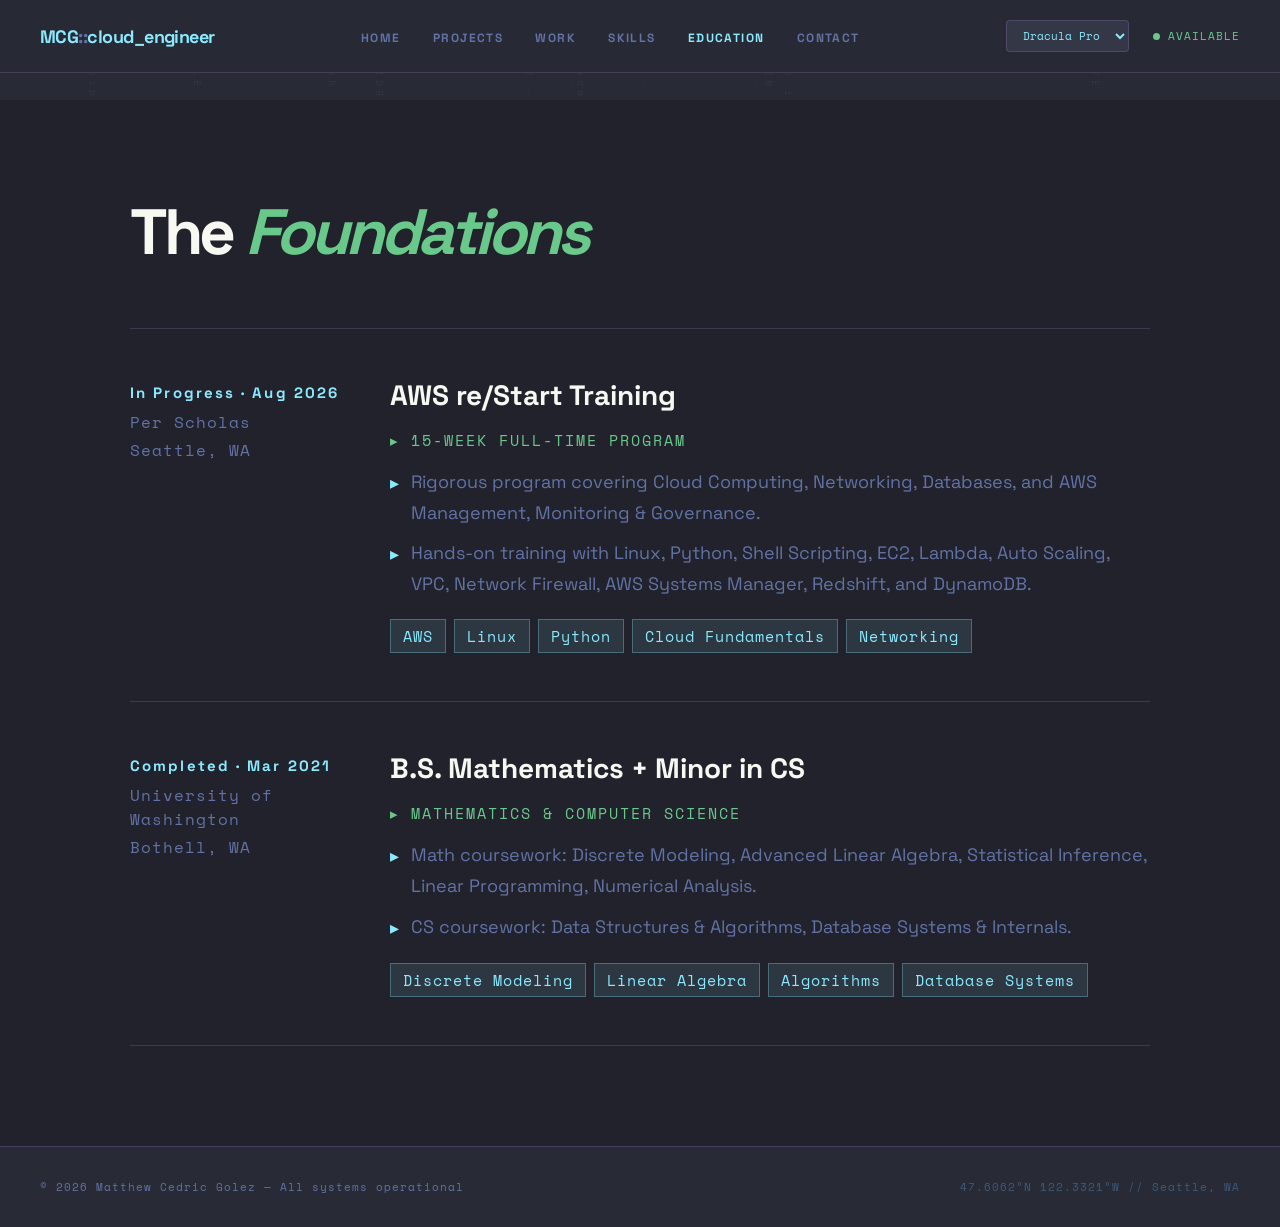
<file: src/frontend/education.html>
<!DOCTYPE html>
<html lang="en" data-theme="dracula">
<head>
  <meta charset="UTF-8">
  <meta name="viewport" content="width=device-width, initial-scale=1.0">
  <title>Education — Matthew Cedric Golez</title>
  
  <link rel="preconnect" href="https://fonts.googleapis.com">
  <link href="https://fonts.googleapis.com/css2?family=Space+Mono:ital,wght@0,400;0,700;1,400&family=Space+Grotesk:wght@400;700&display=swap" rel="stylesheet">
  
  <link rel="stylesheet" href="styles.css">
</head>
<body>

  <canvas id="canvas-bg"></canvas>
  <div class="data-streams" id="streams"></div>

  <nav>
    <div class="nav-logo">MCG<span>::</span>cloud_engineer</div>
    <ul class="nav-links">
      <li><a href="index.html">Home</a></li>
      <li><a href="projects.html">Projects</a></li>
      <li><a href="experience.html">Work</a></li>
      <li><a href="skills.html">Skills</a></li>
      <li><a href="education.html" style="color: var(--cyan);">Education</a></li>
      <li><a href="contact.html">Contact</a></li>
    </ul>
    <div class="nav-controls">
      <select id="theme-select">
        <option value="dracula" selected>Dracula Pro</option>
        <option value="nord">Nord Light</option>
      </select>
      <div class="status-badge">
        <div class="status-dot"></div>
        AVAILABLE
      </div>
    </div>
  </nav>

  <main style="padding-top: 100px;">
    <section id="education">
      <div class="container">
        <div class="section-header reveal visible">
          <h2 class="section-title">The <span class="ghost">Foundations</span></h2>
        </div>

        <div class="exp-grid">
          <div class="exp-item reveal visible" style="border-top: 1px solid var(--border);">
            <div class="exp-meta">
              <div class="exp-date">In Progress · Aug 2026</div>
              <div class="exp-company">Per Scholas</div>
              <div class="exp-location">Seattle, WA</div>
            </div>
            <div class="exp-content">
              <div class="exp-role">AWS re/Start Training</div>
              <div class="exp-project">▸ 15-Week Full-Time Program</div>
              <ul class="exp-bullets">
                <li>Rigorous program covering Cloud Computing, Networking, Databases, and AWS Management, Monitoring & Governance.</li>
                <li>Hands-on training with Linux, Python, Shell Scripting, EC2, Lambda, Auto Scaling, VPC, Network Firewall, AWS Systems Manager, Redshift, and DynamoDB.</li>
              </ul>
              <div class="metric-chips">
                <span class="metric-chip">AWS</span>
                <span class="metric-chip">Linux</span>
                <span class="metric-chip">Python</span>
                <span class="metric-chip">Cloud Fundamentals</span>
                <span class="metric-chip">Networking</span>
              </div>
            </div>
          </div>

          <div class="exp-item reveal visible">
            <div class="exp-meta">
              <div class="exp-date">Completed · Mar 2021</div>
              <div class="exp-company">University of Washington</div>
              <div class="exp-location">Bothell, WA</div>
            </div>
            <div class="exp-content">
              <div class="exp-role">B.S. Mathematics + Minor in CS</div>
              <div class="exp-project">▸ Mathematics & Computer Science</div>
              <ul class="exp-bullets">
                <li>Math coursework: Discrete Modeling, Advanced Linear Algebra, Statistical Inference, Linear Programming, Numerical Analysis.</li>
                <li>CS coursework: Data Structures & Algorithms, Database Systems & Internals.</li>
              </ul>
              <div class="metric-chips">
                <span class="metric-chip">Discrete Modeling</span>
                <span class="metric-chip">Linear Algebra</span>
                <span class="metric-chip">Algorithms</span>
                <span class="metric-chip">Database Systems</span>
              </div>
            </div>
          </div>
        </div>
      </div>
    </section>
  </main>

  <footer>
    <div class="footer-copy">© 2026 Matthew Cedric Golez — All systems operational</div>
    <div class="footer-coords">47.6062°N 122.3321°W // Seattle, WA</div>
  </footer>

  <script src="scripts.js"></script>
</body>
</html>
</file>
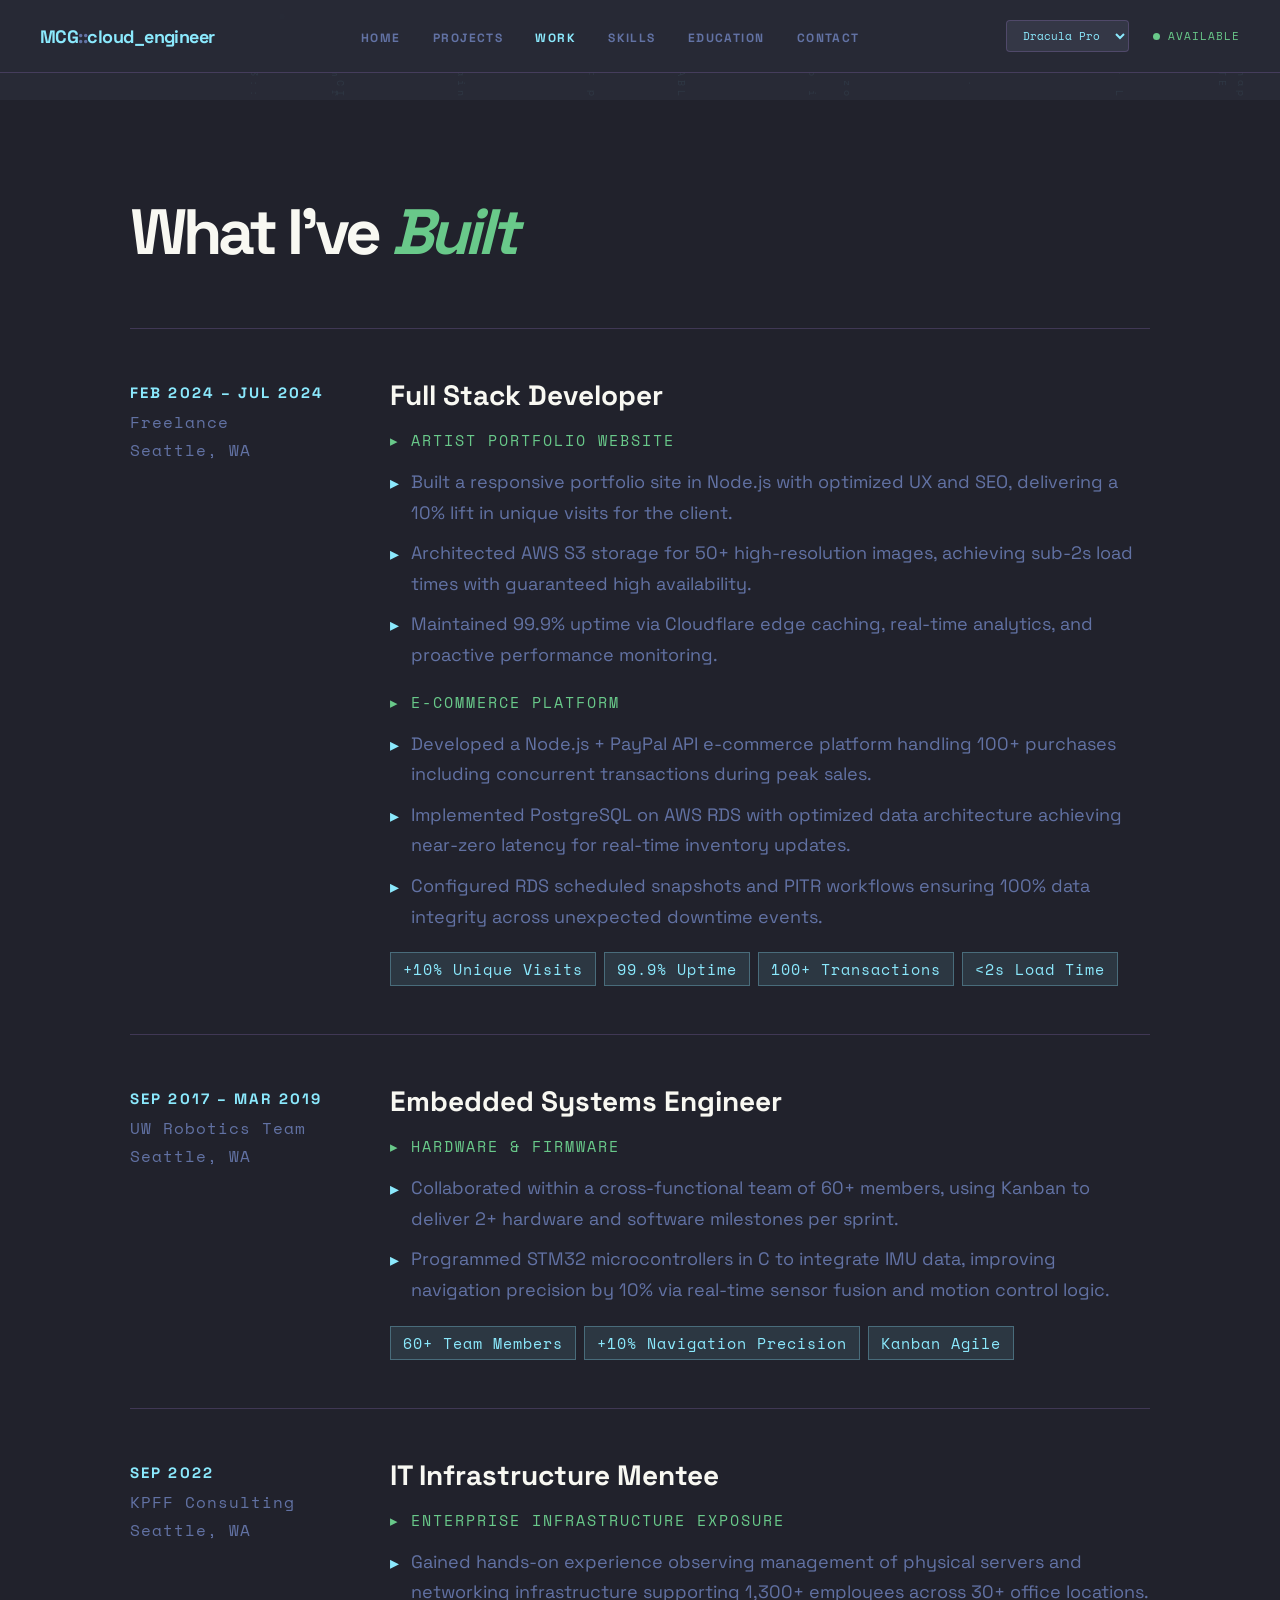
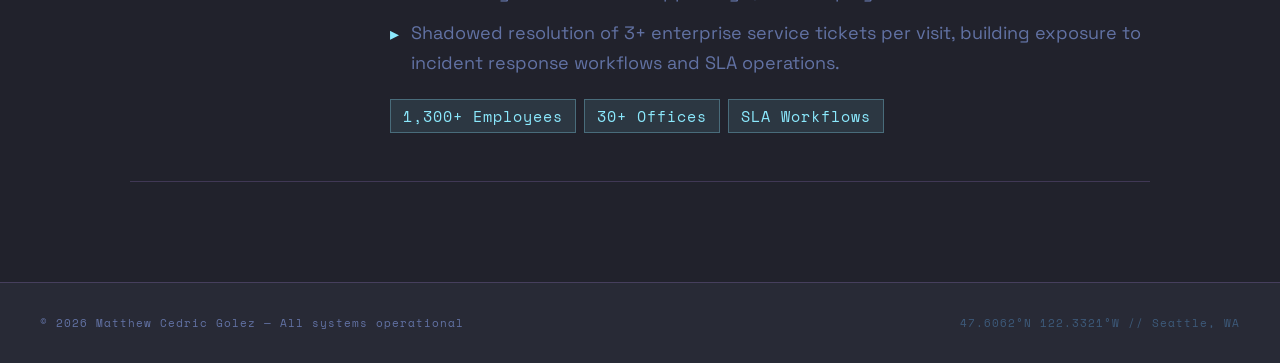
<file: src/frontend/experience.html>
<!DOCTYPE html>
<html lang="en" data-theme="dracula">
<head>
  <meta charset="UTF-8">
  <meta name="viewport" content="width=device-width, initial-scale=1.0">
  <title>Experience — Matthew Cedric Golez</title>
  
  <link rel="preconnect" href="https://fonts.googleapis.com">
  <link href="https://fonts.googleapis.com/css2?family=Space+Mono:ital,wght@0,400;0,700;1,400&family=Space+Grotesk:wght@400;700&display=swap" rel="stylesheet">
  
  <link rel="stylesheet" href="styles.css">
</head>
<body>

  <canvas id="canvas-bg"></canvas>
  <div class="data-streams" id="streams"></div>

  <nav>
    <div class="nav-logo">MCG<span>::</span>cloud_engineer</div>
    <ul class="nav-links">
      <li><a href="index.html">Home</a></li>
      <li><a href="projects.html">Projects</a></li>
      <li><a href="experience.html" style="color: var(--cyan);">Work</a></li>
      <li><a href="skills.html">Skills</a></li>
      <li><a href="education.html">Education</a></li>
      <li><a href="contact.html">Contact</a></li>
    </ul>
    <div class="nav-controls">
      <select id="theme-select">
        <option value="dracula" selected>Dracula Pro</option>
        <option value="nord">Nord Light</option>
      </select>
      <div class="status-badge">
        <div class="status-dot"></div>
        AVAILABLE
      </div>
    </div>
  </nav>

  <main style="padding-top: 100px;">
    <section id="experience">
      <div class="container">
        <div class="section-header reveal visible">
          <h2 class="section-title">What I've <span class="ghost">Built</span></h2>
        </div>

        <div class="exp-grid">
          <div class="exp-item reveal visible" style="border-top: 1px solid var(--border);">
            <div class="exp-meta">
              <div class="exp-date">FEB 2024 – JUL 2024</div>
              <div class="exp-company">Freelance</div>
              <div class="exp-location">Seattle, WA</div>
            </div>
            <div class="exp-content">
              <div class="exp-role">Full Stack Developer</div>
              <div class="exp-project">▸ Artist Portfolio Website</div>
              <ul class="exp-bullets">
                <li>Built a responsive portfolio site in Node.js with optimized UX and SEO, delivering a 10% lift in unique visits for the client.</li>
                <li>Architected AWS S3 storage for 50+ high-resolution images, achieving sub-2s load times with guaranteed high availability.</li>
                <li>Maintained 99.9% uptime via Cloudflare edge caching, real-time analytics, and proactive performance monitoring.</li>
              </ul>
              <div class="exp-project">▸ E-Commerce Platform</div>
              <ul class="exp-bullets">
                <li>Developed a Node.js + PayPal API e-commerce platform handling 100+ purchases including concurrent transactions during peak sales.</li>
                <li>Implemented PostgreSQL on AWS RDS with optimized data architecture achieving near-zero latency for real-time inventory updates.</li>
                <li>Configured RDS scheduled snapshots and PITR workflows ensuring 100% data integrity across unexpected downtime events.</li>
              </ul>
              <div class="metric-chips">
                <span class="metric-chip">+10% Unique Visits</span>
                <span class="metric-chip">99.9% Uptime</span>
                <span class="metric-chip">100+ Transactions</span>
                <span class="metric-chip">&lt;2s Load Time</span>
              </div>
            </div>
          </div>

          <div class="exp-item reveal visible">
            <div class="exp-meta">
              <div class="exp-date">SEP 2017 – MAR 2019</div>
              <div class="exp-company">UW Robotics Team</div>
              <div class="exp-location">Seattle, WA</div>
            </div>
            <div class="exp-content">
              <div class="exp-role">Embedded Systems Engineer</div>
              <div class="exp-project">▸ Hardware & Firmware</div>
              <ul class="exp-bullets">
                <li>Collaborated within a cross-functional team of 60+ members, using Kanban to deliver 2+ hardware and software milestones per sprint.</li>
                <li>Programmed STM32 microcontrollers in C to integrate IMU data, improving navigation precision by 10% via real-time sensor fusion and motion control logic.</li>
              </ul>
              <div class="metric-chips">
                <span class="metric-chip">60+ Team Members</span>
                <span class="metric-chip">+10% Navigation Precision</span>
                <span class="metric-chip">Kanban Agile</span>
              </div>
            </div>
          </div>

          <div class="exp-item reveal visible">
            <div class="exp-meta">
              <div class="exp-date">SEP 2022</div>
              <div class="exp-company">KPFF Consulting</div>
              <div class="exp-location">Seattle, WA</div>
            </div>
            <div class="exp-content">
              <div class="exp-role">IT Infrastructure Mentee</div>
              <div class="exp-project">▸ Enterprise Infrastructure Exposure</div>
              <ul class="exp-bullets">
                <li>Gained hands-on experience observing management of physical servers and networking infrastructure supporting 1,300+ employees across 30+ office locations.</li>
                <li>Shadowed resolution of 3+ enterprise service tickets per visit, building exposure to incident response workflows and SLA operations.</li>
              </ul>
              <div class="metric-chips">
                <span class="metric-chip">1,300+ Employees</span>
                <span class="metric-chip">30+ Offices</span>
                <span class="metric-chip">SLA Workflows</span>
              </div>
            </div>
          </div>

        </div>
      </div>
    </section>
  </main>

  <footer>
    <div class="footer-copy">© 2026 Matthew Cedric Golez — All systems operational</div>
    <div class="footer-coords">47.6062°N 122.3321°W // Seattle, WA</div>
  </footer>

  <script src="scripts.js"></script>
</body>
</html>
</file>
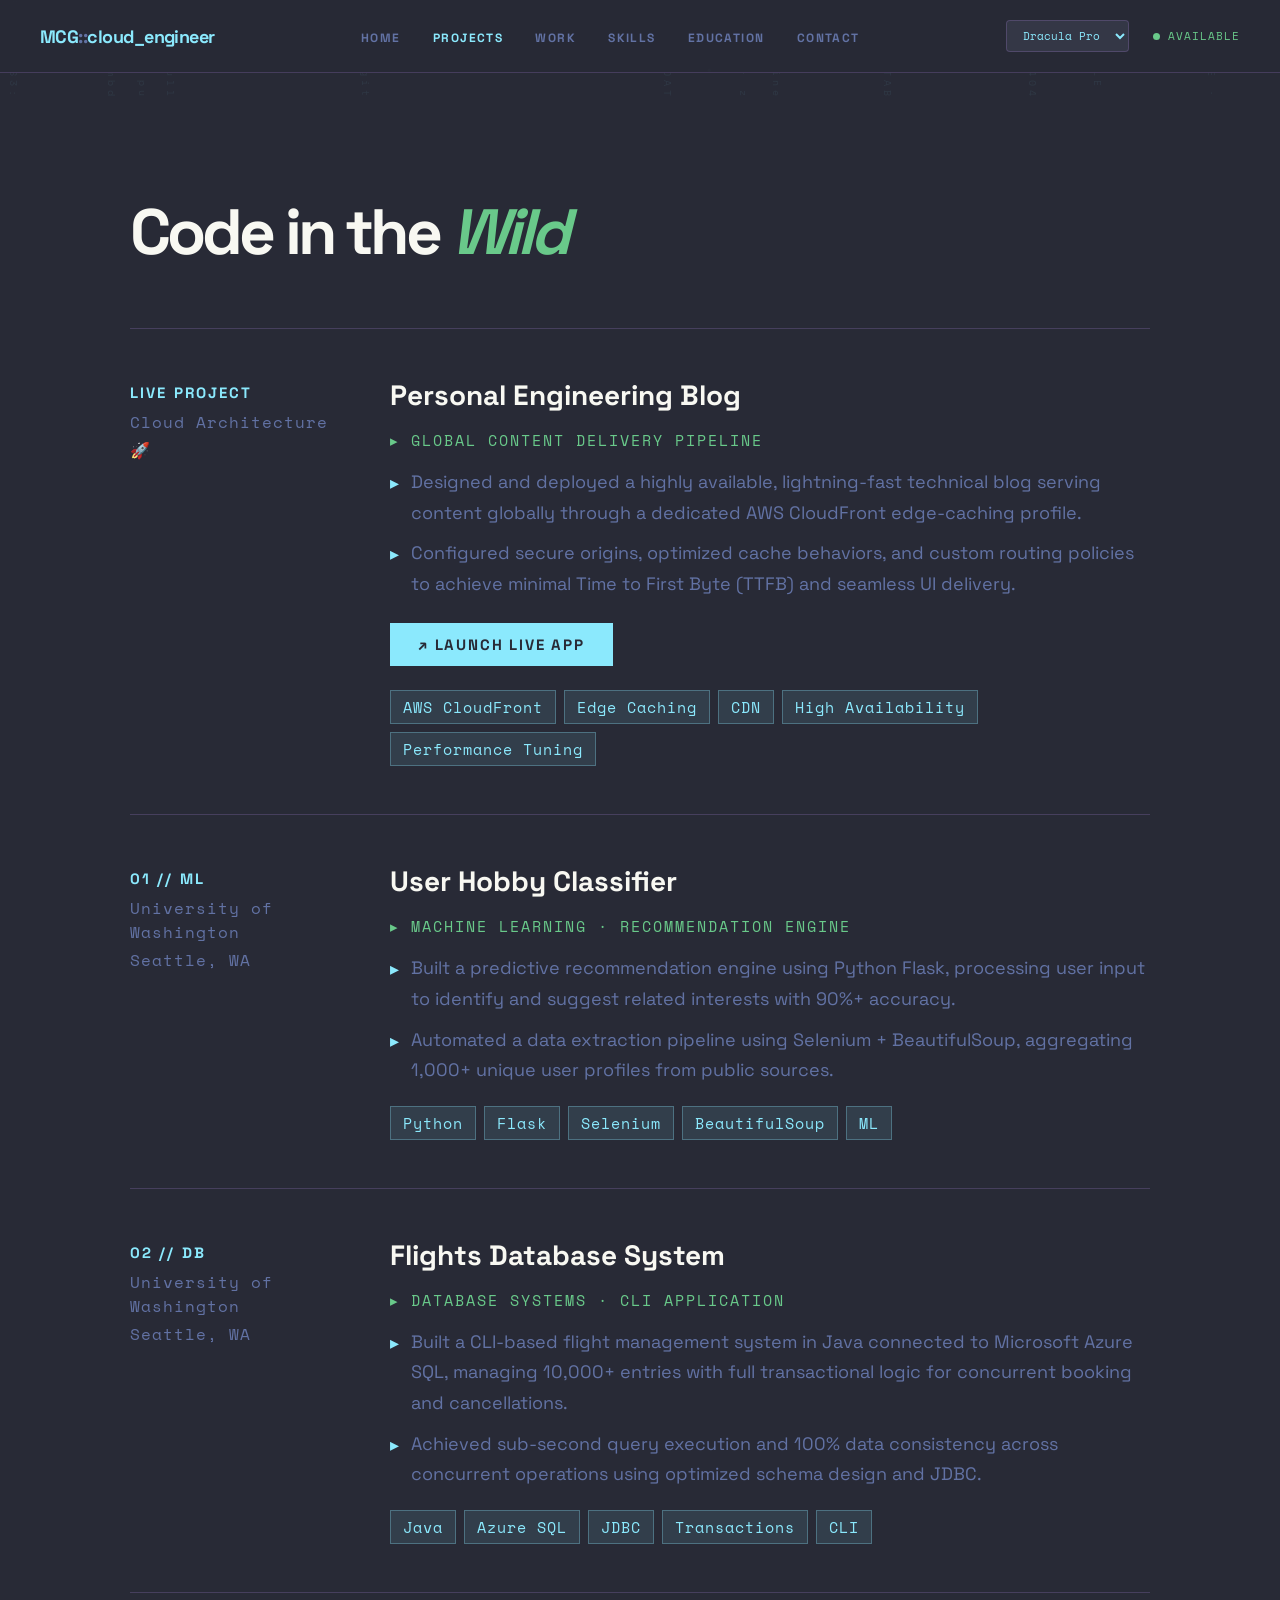
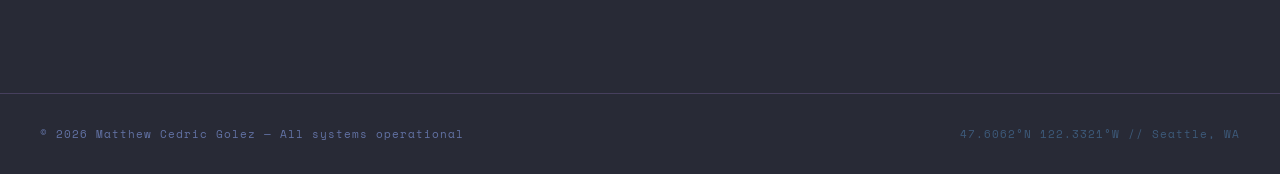
<file: src/frontend/projects.html>
<!DOCTYPE html>
<html lang="en" data-theme="dracula">
<head>
  <meta charset="UTF-8">
  <meta name="viewport" content="width=device-width, initial-scale=1.0">
  <title>Projects — Matthew Cedric Golez</title>
  
  <link rel="preconnect" href="https://fonts.googleapis.com">
  <link href="https://fonts.googleapis.com/css2?family=Space+Mono:ital,wght@0,400;0,700;1,400&family=Space+Grotesk:wght@400;700&display=swap" rel="stylesheet">
  
  <link rel="stylesheet" href="styles.css">
</head>
<body>

  <canvas id="canvas-bg"></canvas>
  <div class="data-streams" id="streams"></div>

  <nav>
    <div class="nav-logo">MCG<span>::</span>cloud_engineer</div>
    <ul class="nav-links">
      <li><a href="index.html">Home</a></li>
      <li><a href="projects.html" style="color: var(--cyan);">Projects</a></li>
      <li><a href="experience.html">Work</a></li>
      <li><a href="skills.html">Skills</a></li>
      <li><a href="education.html">Education</a></li>
      <li><a href="contact.html">Contact</a></li>
    </ul>
    <div class="nav-controls">
      <select id="theme-select">
        <option value="dracula" selected>Dracula Pro</option>
        <option value="nord">Nord Light</option>
      </select>
      <div class="status-badge">
        <div class="status-dot"></div>
        AVAILABLE
      </div>
    </div>
  </nav>

  <main style="padding-top: 100px;">
    <section id="projects">
      <div class="container">
        <div class="section-header reveal visible">
          <h2 class="section-title">Code in the <span class="ghost">Wild</span></h2>
        </div>

        <div class="exp-grid">
          <div class="exp-item reveal visible" style="border-top: 1px solid var(--border);">
            <div class="exp-meta">
              <div class="exp-date">LIVE PROJECT</div>
              <div class="exp-company">Cloud Architecture</div>
              <div class="exp-location">🚀</div>
            </div>
            <div class="exp-content">
              <div class="exp-role">Personal Engineering Blog</div>
              <div class="exp-project">▸ Global Content Delivery Pipeline</div>
              <ul class="exp-bullets">
                <li>Designed and deployed a highly available, lightning-fast technical blog serving content globally through a dedicated AWS CloudFront edge-caching profile.</li>
                <li>Configured secure origins, optimized cache behaviors, and custom routing policies to achieve minimal Time to First Byte (TTFB) and seamless UI delivery.</li>
              </ul>
              <div class="hero-cta" style="margin-top: 24px; opacity: 1; animation: none;">
                <a href="https://d26pw1u8joukgr.cloudfront.net/" target="_blank" rel="noopener noreferrer" class="btn-primary">↗ Launch Live App</a>
              </div>
              <div class="metric-chips" style="margin-top: 24px;">
                <span class="metric-chip">AWS CloudFront</span>
                <span class="metric-chip">Edge Caching</span>
                <span class="metric-chip">CDN</span>
                <span class="metric-chip">High Availability</span>
                <span class="metric-chip">Performance Tuning</span>
              </div>
            </div>
          </div>

          <div class="exp-item reveal visible">
            <div class="exp-meta">
              <div class="exp-date">01 // ML</div>
              <div class="exp-company">University of Washington</div>
              <div class="exp-location">Seattle, WA</div>
            </div>
            <div class="exp-content">
              <div class="exp-role">User Hobby Classifier</div>
              <div class="exp-project">▸ Machine Learning · Recommendation Engine</div>
              <ul class="exp-bullets">
                <li>Built a predictive recommendation engine using Python Flask, processing user input to identify and suggest related interests with 90%+ accuracy.</li>
                <li>Automated a data extraction pipeline using Selenium + BeautifulSoup, aggregating 1,000+ unique user profiles from public sources.</li>
              </ul>
              <div class="metric-chips">
                <span class="metric-chip">Python</span>
                <span class="metric-chip">Flask</span>
                <span class="metric-chip">Selenium</span>
                <span class="metric-chip">BeautifulSoup</span>
                <span class="metric-chip">ML</span>
              </div>
            </div>
          </div>

          <div class="exp-item reveal visible">
            <div class="exp-meta">
              <div class="exp-date">02 // DB</div>
              <div class="exp-company">University of Washington</div>
              <div class="exp-location">Seattle, WA</div>
            </div>
            <div class="exp-content">
              <div class="exp-role">Flights Database System</div>
              <div class="exp-project">▸ Database Systems · CLI Application</div>
              <ul class="exp-bullets">
                <li>Built a CLI-based flight management system in Java connected to Microsoft Azure SQL, managing 10,000+ entries with full transactional logic for concurrent booking and cancellations.</li>
                <li>Achieved sub-second query execution and 100% data consistency across concurrent operations using optimized schema design and JDBC.</li>
              </ul>
              <div class="metric-chips">
                <span class="metric-chip">Java</span>
                <span class="metric-chip">Azure SQL</span>
                <span class="metric-chip">JDBC</span>
                <span class="metric-chip">Transactions</span>
                <span class="metric-chip">CLI</span>
              </div>
            </div>
          </div>

        </div>
      </div>
    </section>
  </main>

  <footer>
    <div class="footer-copy">© 2026 Matthew Cedric Golez — All systems operational</div>
    <div class="footer-coords">47.6062°N 122.3321°W // Seattle, WA</div>
  </footer>

  <script src="scripts.js"></script>
</body>
</html>
</file>
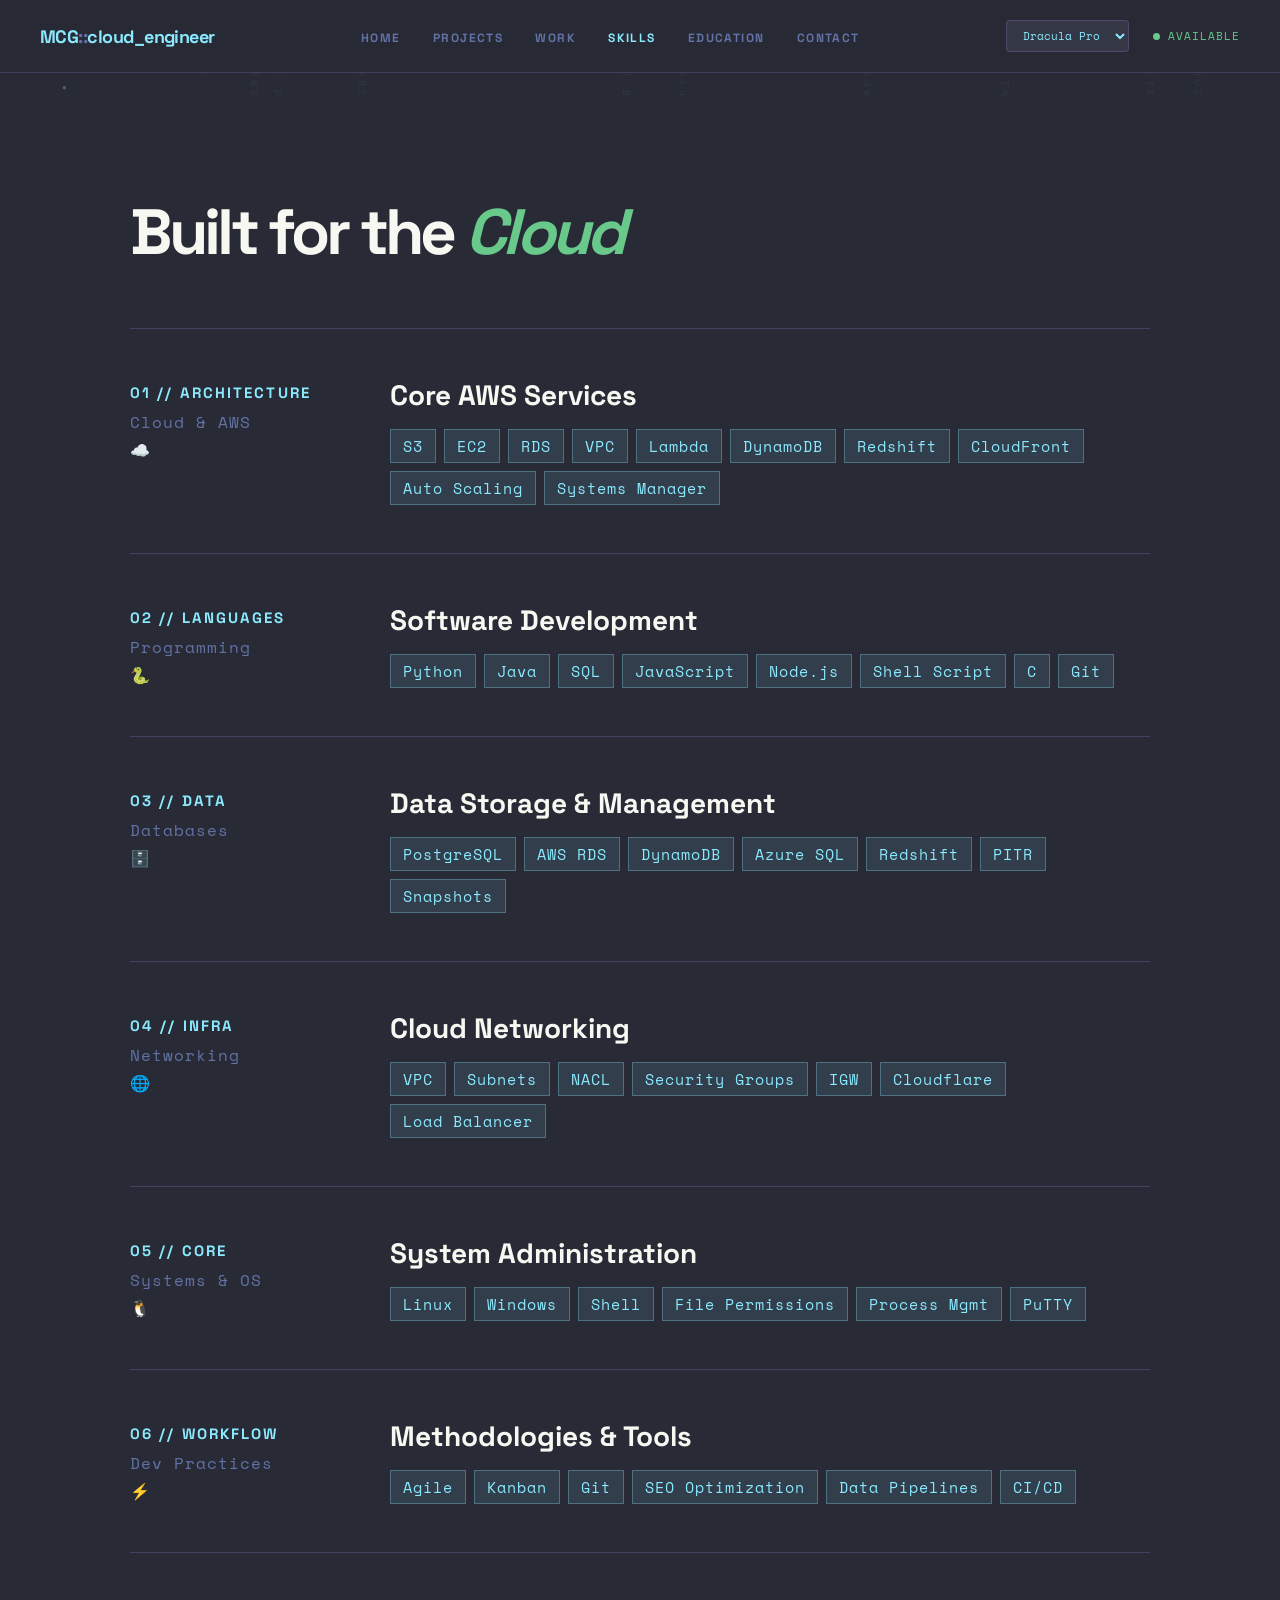
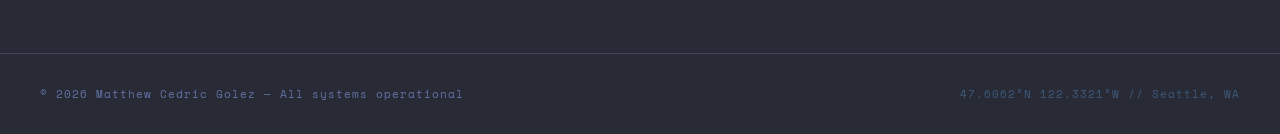
<file: src/frontend/skills.html>
<!DOCTYPE html>
<html lang="en" data-theme="dracula">
<head>
  <meta charset="UTF-8">
  <meta name="viewport" content="width=device-width, initial-scale=1.0">
  <title>Skills — Matthew Cedric Golez</title>
  
  <link rel="preconnect" href="https://fonts.googleapis.com">
  <link href="https://fonts.googleapis.com/css2?family=Space+Mono:ital,wght@0,400;0,700;1,400&family=Space+Grotesk:wght@400;700&display=swap" rel="stylesheet">
  
  <link rel="stylesheet" href="styles.css">
</head>
<body>

  <canvas id="canvas-bg"></canvas>
  <div class="data-streams" id="streams"></div>

  <nav>
    <div class="nav-logo">MCG<span>::</span>cloud_engineer</div>
    <ul class="nav-links">
      <li><a href="index.html">Home</a></li>
      <li><a href="projects.html">Projects</a></li>
      <li><a href="experience.html">Work</a></li>
      <li><a href="skills.html" style="color: var(--cyan);">Skills</a></li>
      <li><a href="education.html">Education</a></li>
      <li><a href="contact.html">Contact</a></li>
    </ul>
    <div class="nav-controls">
      <select id="theme-select">
        <option value="dracula" selected>Dracula Pro</option>
        <option value="nord">Nord Light</option>
      </select>
      <div class="status-badge">
        <div class="status-dot"></div>
        AVAILABLE
      </div>
    </div>
  </nav>

  <main style="padding-top: 100px;">
    <section id="skills">
      <div class="container">
        <div class="section-header reveal visible">
          <h2 class="section-title">Built for the <span class="ghost">Cloud</span></h2>
        </div>

        <div class="exp-grid">
          <div class="exp-item reveal visible" style="border-top: 1px solid var(--border);">
            <div class="exp-meta">
              <div class="exp-date">01 // ARCHITECTURE</div>
              <div class="exp-company">Cloud & AWS</div>
              <div class="exp-location">☁️</div>
            </div>
            <div class="exp-content">
              <div class="exp-role">Core AWS Services</div>
              <div class="metric-chips">
                <span class="metric-chip">S3</span>
                <span class="metric-chip">EC2</span>
                <span class="metric-chip">RDS</span>
                <span class="metric-chip">VPC</span>
                <span class="metric-chip">Lambda</span>
                <span class="metric-chip">DynamoDB</span>
                <span class="metric-chip">Redshift</span>
                <span class="metric-chip">CloudFront</span>
                <span class="metric-chip">Auto Scaling</span>
                <span class="metric-chip">Systems Manager</span>
              </div>
            </div>
          </div>

          <div class="exp-item reveal visible">
            <div class="exp-meta">
              <div class="exp-date">02 // LANGUAGES</div>
              <div class="exp-company">Programming</div>
              <div class="exp-location">🐍</div>
            </div>
            <div class="exp-content">
              <div class="exp-role">Software Development</div>
              <div class="metric-chips">
                <span class="metric-chip">Python</span>
                <span class="metric-chip">Java</span>
                <span class="metric-chip">SQL</span>
                <span class="metric-chip">JavaScript</span>
                <span class="metric-chip">Node.js</span>
                <span class="metric-chip">Shell Script</span>
                <span class="metric-chip">C</span>
                <span class="metric-chip">Git</span>
              </div>
            </div>
          </div>

          <div class="exp-item reveal visible">
            <div class="exp-meta">
              <div class="exp-date">03 // DATA</div>
              <div class="exp-company">Databases</div>
              <div class="exp-location">🗄️</div>
            </div>
            <div class="exp-content">
              <div class="exp-role">Data Storage & Management</div>
              <div class="metric-chips">
                <span class="metric-chip">PostgreSQL</span>
                <span class="metric-chip">AWS RDS</span>
                <span class="metric-chip">DynamoDB</span>
                <span class="metric-chip">Azure SQL</span>
                <span class="metric-chip">Redshift</span>
                <span class="metric-chip">PITR</span>
                <span class="metric-chip">Snapshots</span>
              </div>
            </div>
          </div>

          <div class="exp-item reveal visible">
            <div class="exp-meta">
              <div class="exp-date">04 // INFRA</div>
              <div class="exp-company">Networking</div>
              <div class="exp-location">🌐</div>
            </div>
            <div class="exp-content">
              <div class="exp-role">Cloud Networking</div>
              <div class="metric-chips">
                <span class="metric-chip">VPC</span>
                <span class="metric-chip">Subnets</span>
                <span class="metric-chip">NACL</span>
                <span class="metric-chip">Security Groups</span>
                <span class="metric-chip">IGW</span>
                <span class="metric-chip">Cloudflare</span>
                <span class="metric-chip">Load Balancer</span>
              </div>
            </div>
          </div>

          <div class="exp-item reveal visible">
            <div class="exp-meta">
              <div class="exp-date">05 // CORE</div>
              <div class="exp-company">Systems & OS</div>
              <div class="exp-location">🐧</div>
            </div>
            <div class="exp-content">
              <div class="exp-role">System Administration</div>
              <div class="metric-chips">
                <span class="metric-chip">Linux</span>
                <span class="metric-chip">Windows</span>
                <span class="metric-chip">Shell</span>
                <span class="metric-chip">File Permissions</span>
                <span class="metric-chip">Process Mgmt</span>
                <span class="metric-chip">PuTTY</span>
              </div>
            </div>
          </div>

          <div class="exp-item reveal visible">
            <div class="exp-meta">
              <div class="exp-date">06 // WORKFLOW</div>
              <div class="exp-company">Dev Practices</div>
              <div class="exp-location">⚡</div>
            </div>
            <div class="exp-content">
              <div class="exp-role">Methodologies & Tools</div>
              <div class="metric-chips">
                <span class="metric-chip">Agile</span>
                <span class="metric-chip">Kanban</span>
                <span class="metric-chip">Git</span>
                <span class="metric-chip">SEO Optimization</span>
                <span class="metric-chip">Data Pipelines</span>
                <span class="metric-chip">CI/CD</span>
              </div>
            </div>
          </div>
        </div>
      </div>
    </section>
  </main>

  <footer>
    <div class="footer-copy">© 2026 Matthew Cedric Golez — All systems operational</div>
    <div class="footer-coords">47.6062°N 122.3321°W // Seattle, WA</div>
  </footer>

  <script src="scripts.js"></script>
</body>
</html>
</file>
<file: assets/css/styles.css>
/* ─── Design Tokens ─────────────────────────────── */
    :root {
      --beige:        #E2E8F0;
      --beige-mid:    #CBD5E1;
      --beige-dark:   #94A3B8;
      --cream:        #F8FAFC;
      --bark:         #0F172A;
      --bark-light:   #334155;
      --clay:         #475569;
      --clay-dark:    #1E293B;
      --sage:         #64748B;
      --rust:         #475569;
      --ink:          #090D16;
      --ink-soft:     #1E293B;

      --serif:        'Cormorant Garamond', Georgia, serif;
      --sans:         'DM Sans', sans-serif;
      --mono:         'DM Mono', monospace;

      --max-w:        1100px;
      --nav-h:        72px;
      --gap:          clamp(48px, 8vw, 96px);
    }

    /* ─── Reset & Base ──────────────────────────────── */
    *, *::before, *::after { box-sizing: border-box; margin: 0; padding: 0; }

    html { scroll-behavior: smooth; font-size: 16px; }

    body {
      background-color: var(--cream);
      color: var(--ink);
      font-family: var(--sans);
      font-weight: 300;
      line-height: 1.7;
      overflow-x: hidden;
    }

    /* Dotted engineering grid & subtle noise texture */
    body::before {
      content: '';
      position: fixed;
      inset: 0;
      background-image: 
        radial-gradient(rgba(148, 163, 184, 0.12) 1.2px, transparent 1.2px),
        url("data:image/svg+xml,%3Csvg xmlns='http://www.w3.org/2000/svg' width='300' height='300'%3E%3Cfilter id='n'%3E%3CfeTurbulence type='fractalNoise' baseFrequency='0.65' numOctaves='3' stitchTiles='stitch'/%3E%3CfeColorMatrix type='saturate' values='0'/%3E%3C/filter%3E%3Crect width='300' height='300' filter='url(%23n)' opacity='0.025'/%3E%3C/svg%3E");
      background-size: 24px 24px, auto;
      pointer-events: none;
      z-index: 9999;
    }

    a { color: inherit; text-decoration: none; }
    ul { list-style: none; }
    img { display: block; max-width: 100%; }

    /* ─── Layout helpers ────────────────────────────── */
    .container {
      max-width: var(--max-w);
      margin: 0 auto;
      padding: 0 clamp(20px, 5vw, 60px);
    }

    /* ─── Navigation ─────────────────────────────────── */
    nav {
      position: fixed;
      top: 0; left: 0; right: 0;
      z-index: 100;
      height: var(--nav-h);
      background: rgba(248, 250, 252, 0.88);
      backdrop-filter: blur(12px);
      border-bottom: 1px solid var(--beige-mid);
      display: flex;
      align-items: center;
      justify-content: space-between;
      padding: 0 clamp(20px, 5vw, 60px);
    }



    .nav-logo {
      font-family: var(--serif);
      font-size: 1.15rem;
      font-weight: 500;
      letter-spacing: 0.04em;
      color: var(--bark);
    }

    .nav-logo em {
      font-style: italic;
      color: var(--clay);
    }

    .nav-links {
      display: flex;
      gap: 32px;
      align-items: center;
    }

    .nav-links a {
      font-size: 0.75rem;
      font-weight: 400;
      letter-spacing: 0.12em;
      text-transform: uppercase;
      color: var(--bark-light);
      transition: color 0.2s;
      position: relative;
    }

    .nav-links a::after {
      content: '';
      position: absolute;
      bottom: -2px; left: 0;
      width: 0; height: 1px;
      background: var(--clay);
      transition: width 0.25s ease;
    }

    .nav-links a:hover { color: var(--clay); }
    .nav-links a:hover::after { width: 100%; }
    .nav-links a.active { color: var(--clay); }
    .nav-links a.active::after { width: 100%; }

    .menu-btn {
      display: none;
      background: none;
      border: none;
      font-family: var(--mono);
      font-size: 0.7rem;
      letter-spacing: 0.16em;
      text-transform: uppercase;
      color: var(--bark);
      cursor: pointer;
      padding: 10px;
      z-index: 110;
      transition: color 0.2s;
    }

    .menu-btn:hover {
      color: var(--clay);
    }

    @keyframes pulse {
      0%, 100% { opacity: 1; transform: scale(1); }
      50% { opacity: 0.5; transform: scale(0.85); }
    }

    /* ─── Section shared ─────────────────────────────── */
    section {
      padding: var(--gap) 0;
    }

    .section-label {
      font-family: var(--mono);
      font-size: 0.7rem;
      letter-spacing: 0.18em;
      text-transform: uppercase;
      color: var(--clay);
      margin-bottom: 12px;
    }

    .section-title {
      font-family: var(--serif);
      font-size: clamp(2.2rem, 5vw, 3.8rem);
      font-weight: 400;
      line-height: 1.1;
      color: var(--bark);
      margin-bottom: 48px;
    }

    .section-title em {
      font-style: italic;
      font-weight: 300;
      color: var(--clay);
    }

    /* ─── Reveal animation ───────────────────────────── */
    .reveal {
      opacity: 0;
      transform: translateY(22px);
      transition: opacity 0.65s ease, transform 0.65s ease;
    }

    .reveal.in-view {
      opacity: 1;
      transform: translateY(0);
    }

    /* ─── HERO ───────────────────────────────────────── */
    #hero {
      min-height: calc(100vh - var(--nav-h));
      display: grid;
      grid-template-columns: 1fr 1fr;
      position: relative;
      overflow: hidden;
      padding: calc(var(--nav-h) + 20px) 0 40px;
      align-items: center;
    }

    .hero-left {
      display: flex;
      align-items: center;
      justify-content: flex-end;
      padding: 0 clamp(24px, 4vw, 60px) 0 clamp(40px, 6vw, 100px);
      background: var(--cream);
      position: relative;
      z-index: 1;
      overflow: hidden;
    }

    .hero-text-wrapper {
      max-width: 580px;
      width: 100%;
      display: flex;
      flex-direction: column;
      align-items: flex-start;
      text-align: left;
    }

    .hero-pitch {
      font-family: var(--serif);
      font-size: clamp(1.4rem, 2.8vw, 2.1rem);
      font-weight: 400;
      line-height: 1.25;
      color: var(--bark);
      margin-bottom: 24px;
      font-style: italic;
    }

    .hero-right {
      position: relative;
      background: var(--cream);
      display: flex;
      flex-direction: column;
      align-items: flex-start;
      justify-content: center;
      padding: 40px clamp(24px, 4vw, 60px) 40px clamp(20px, 3vw, 40px);
      overflow: hidden;
      gap: 0;
    }

    .hero-right img {
      width: clamp(280px, 22vw, 380px);
      height: clamp(280px, 22vw, 380px);
      max-width: 100%;
      border-radius: 18px 18px 0 0;
      object-fit: cover;
      object-position: center top;
      display: block;
      border: 1px solid var(--beige-dark);
      box-shadow: 0 20px 50px rgba(0, 0, 0, 0.08), 0 4px 12px rgba(0, 0, 0, 0.04);
      filter: none;
    }

    /* Gradient fade is disabled for centered layout */
    .hero-right::before {
      display: none;
    }

    /* Info card snapped below the photo */
    .hero-card {
      position: relative;
      z-index: 2;
      background: rgba(255, 255, 255, 0.95);
      backdrop-filter: blur(10px);
      border: 1px solid var(--beige-dark);
      border-top: none;
      border-radius: 0 0 18px 18px;
      padding: 18px 22px;
      display: flex;
      flex-direction: column;
      gap: 6px;
      width: clamp(280px, 22vw, 380px);
      max-width: 100%;
      box-shadow: 0 12px 30px rgba(0, 0, 0, 0.05);
      margin-top: -2px;
    }

    .card-name {
      font-family: var(--serif);
      font-size: 1.1rem;
      font-weight: 500;
      color: var(--bark);
    }

    .card-role {
      font-size: 0.65rem;
      letter-spacing: 0.12em;
      text-transform: uppercase;
      color: var(--clay);
      font-family: var(--mono);
    }

    .card-tags {
      display: flex;
      flex-wrap: wrap;
      gap: 5px;
      margin-top: 4px;
    }

    .card-tag {
      background: var(--beige-mid);
      border: 1px solid var(--beige-dark);
      padding: 3px 8px;
      font-size: 0.62rem;
      letter-spacing: 0.1em;
      text-transform: uppercase;
      color: var(--bark-light);
      font-family: var(--mono);
    }

    .hero-eyebrow {
      font-family: var(--mono);
      font-size: 0.7rem;
      letter-spacing: 0.18em;
      text-transform: uppercase;
      color: var(--clay);
      margin-bottom: 14px;
      display: flex;
      align-items: center;
      gap: 10px;
    }

    .hero-eyebrow::before {
      content: '';
      display: inline-block;
      width: 32px; height: 1px;
      background: var(--clay);
    }

    .hero-name {
      font-family: var(--serif);
      font-size: clamp(3rem, 5.2vw, 4.8rem);
      font-weight: 300;
      line-height: 1.05;
      color: var(--bark);
      margin-bottom: 20px;
    }

    .hero-name em {
      font-style: italic;
      color: var(--clay);
      display: block;
    }

    .hero-title-row {
      display: flex;
      align-items: center;
      gap: 16px;
      margin-bottom: 16px;
    }

    .hero-divider {
      width: 40px; height: 1px;
      background: var(--beige-dark);
    }

    .hero-stack {
      font-family: var(--mono);
      font-size: 0.7rem;
      letter-spacing: 0.14em;
      text-transform: uppercase;
      color: var(--bark-light);
    }

    .hero-summary {
      font-size: 0.95rem;
      font-weight: 300;
      color: var(--ink-soft);
      max-width: 520px;
      margin-bottom: 28px;
      line-height: 1.7;
    }

    .hero-cta {
      display: flex;
      gap: 16px;
      flex-wrap: wrap;
      margin-bottom: 36px;
    }

    /* Stats bar */
    .hero-stats {
      display: flex;
      gap: 36px;
      padding-top: 24px;
      border-top: 1px solid var(--beige-dark);
    }

    .hero-stat-item {}

    .hero-stat-number {
      font-family: var(--serif);
      font-size: 1.9rem;
      font-weight: 300;
      color: var(--bark);
      line-height: 1;
      margin-bottom: 4px;
    }

    .hero-stat-number span {
      color: var(--clay);
      font-style: italic;
    }

    .hero-stat-label {
      font-size: 0.68rem;
      font-family: var(--mono);
      letter-spacing: 0.1em;
      text-transform: uppercase;
      color: var(--bark-light);
    }

    .btn-primary {
      display: inline-flex;
      align-items: center;
      gap: 8px;
      background: var(--bark);
      color: var(--cream);
      padding: 14px 28px;
      font-size: 0.78rem;
      font-family: var(--sans);
      font-weight: 400;
      letter-spacing: 0.1em;
      text-transform: uppercase;
      border: 1.5px solid var(--bark);
      transition: background 0.25s, color 0.25s;
    }

    .btn-primary:hover {
      background: var(--clay);
      border-color: var(--clay);
    }

    .btn-outline {
      display: inline-flex;
      align-items: center;
      gap: 8px;
      background: transparent;
      color: var(--bark);
      padding: 14px 28px;
      font-size: 0.78rem;
      font-family: var(--sans);
      font-weight: 400;
      letter-spacing: 0.1em;
      text-transform: uppercase;
      border: 1.5px solid var(--beige-dark);
      transition: border-color 0.25s, color 0.25s;
    }

    .btn-outline:hover {
      border-color: var(--bark);
      color: var(--clay);
    }

    /* ─── Divider ─────────────────────────────────── */
    .divider {
      height: 1px;
      background: var(--beige-dark);
      margin: 0 clamp(20px, 5vw, 60px);
    }

    /* ─── Skills ─────────────────────────────────── */
    #skills {
      background: var(--cream);
    }

    .skills-grid {
      display: grid;
      grid-template-columns: repeat(3, 1fr);
      gap: 1px;
      background: var(--beige-dark);
      border: 1px solid var(--beige-dark);
    }

    .skill-block {
      background: var(--cream);
      padding: 32px;
      transition: background 0.2s;
    }

    .skill-block:hover { background: var(--beige); }

    .skill-icon {
      width: 36px; height: 36px;
      display: flex;
      align-items: center;
      justify-content: center;
      border: 1px solid var(--beige-dark);
      margin-bottom: 16px;
      font-size: 1rem;
    }

    .skill-category {
      font-family: var(--mono);
      font-size: 0.65rem;
      letter-spacing: 0.16em;
      text-transform: uppercase;
      color: var(--clay);
      margin-bottom: 8px;
    }

    .skill-name {
      font-family: var(--serif);
      font-size: 1.2rem;
      font-weight: 500;
      color: var(--bark);
      margin-bottom: 14px;
    }

    .skill-tags {
      display: flex;
      flex-wrap: wrap;
      gap: 5px;
    }

    .skill-tag {
      font-size: 0.68rem;
      font-family: var(--mono);
      color: var(--bark-light);
      background: var(--beige-mid);
      padding: 3px 8px;
      letter-spacing: 0.06em;
    }

    /* ─── Experience ───────────────────────────────── */
    #experience {
      background: var(--beige);
    }

    .exp-list {
      display: flex;
      flex-direction: column;
      gap: 0;
    }

    .exp-item {
      display: grid;
      grid-template-columns: 200px 1fr;
      gap: 48px;
      padding: 40px 0;
      border-bottom: 1px solid var(--beige-dark);
    }

    .exp-item:first-child {
      border-top: 1px solid var(--beige-dark);
    }

    .exp-meta {
      padding-top: 4px;
    }

    .exp-date {
      font-family: var(--mono);
      font-size: 0.65rem;
      letter-spacing: 0.1em;
      color: var(--clay);
      text-transform: uppercase;
      margin-bottom: 6px;
    }

    .exp-company {
      font-family: var(--serif);
      font-size: 0.95rem;
      font-weight: 500;
      color: var(--bark);
      margin-bottom: 4px;
    }

    .exp-location {
      font-size: 0.75rem;
      color: var(--bark-light);
    }

    .exp-content {}

    .exp-role {
      font-family: var(--serif);
      font-size: 1.4rem;
      font-weight: 400;
      color: var(--bark);
      margin-bottom: 6px;
    }

    .exp-project {
      font-family: var(--mono);
      font-size: 0.7rem;
      letter-spacing: 0.1em;
      color: var(--clay);
      text-transform: uppercase;
      margin-bottom: 12px;
      margin-top: 16px;
    }

    .exp-project:first-of-type { margin-top: 0; }

    .exp-bullets {
      display: flex;
      flex-direction: column;
      gap: 8px;
      margin-bottom: 12px;
    }

    .exp-bullets li {
      font-size: 0.88rem;
      color: var(--ink-soft);
      line-height: 1.65;
      padding-left: 16px;
      position: relative;
    }

    .exp-bullets li::before {
      content: '–';
      position: absolute;
      left: 0;
      color: var(--clay);
    }

    .exp-chips {
      display: flex;
      flex-wrap: wrap;
      gap: 6px;
      margin-top: 16px;
    }

    .exp-chip {
      background: transparent;
      border: 1px solid var(--beige-dark);
      padding: 4px 10px;
      font-size: 0.68rem;
      letter-spacing: 0.08em;
      text-transform: uppercase;
      color: var(--bark-light);
      font-family: var(--mono);
    }

    /* ─── Projects ─────────────────────────────────── */
    #projects {
      background: var(--cream);
    }

    .projects-grid {
      display: grid;
      grid-template-columns: repeat(3, 1fr);
      gap: 1px;
      background: var(--beige-dark);
      border: 1px solid var(--beige-dark);
    }

    .project-card {
      background: var(--cream);
      padding: 36px;
      transition: background 0.2s;
    }

    .project-card:hover { background: var(--beige); }

    .project-number {
      font-family: var(--mono);
      font-size: 0.65rem;
      letter-spacing: 0.18em;
      color: var(--clay);
      margin-bottom: 16px;
    }

    .project-title {
      font-family: var(--serif);
      font-size: 1.5rem;
      font-weight: 400;
      color: var(--bark);
      margin-bottom: 6px;
    }

    .project-sub {
      font-family: var(--mono);
      font-size: 0.65rem;
      letter-spacing: 0.1em;
      text-transform: uppercase;
      color: var(--clay);
      margin-bottom: 16px;
    }

    .project-bullets {
      display: flex;
      flex-direction: column;
      gap: 7px;
      margin-bottom: 20px;
    }

    .project-bullets li {
      font-size: 0.85rem;
      color: var(--ink-soft);
      line-height: 1.6;
      padding-left: 14px;
      position: relative;
    }

    .project-bullets li::before {
      content: '–';
      position: absolute;
      left: 0;
      color: var(--clay);
    }

    .project-tags {
      display: flex;
      flex-wrap: wrap;
      gap: 5px;
    }

    .project-tag {
      font-size: 0.65rem;
      font-family: var(--mono);
      color: var(--bark-light);
      background: var(--beige-mid);
      padding: 3px 8px;
      letter-spacing: 0.06em;
    }

    /* ─── Education ─────────────────────────────────── */
    #education {
      background: var(--beige);
    }

    .edu-grid {
      display: grid;
      grid-template-columns: 1fr 1fr;
      gap: 1px;
      background: var(--beige-dark);
      border: 1px solid var(--beige-dark);
    }

    .edu-card {
      background: var(--beige);
      padding: 36px;
    }

    .edu-period {
      font-family: var(--mono);
      font-size: 0.65rem;
      letter-spacing: 0.16em;
      text-transform: uppercase;
      color: var(--clay);
      margin-bottom: 16px;
      display: flex;
      align-items: center;
      gap: 10px;
    }

    .edu-period::after {
      content: '';
      flex: 1;
      height: 1px;
      background: var(--beige-dark);
    }

    .edu-school {
      font-family: var(--serif);
      font-size: 1.1rem;
      font-weight: 500;
      color: var(--bark);
      margin-bottom: 4px;
    }

    .edu-degree {
      font-family: var(--serif);
      font-size: 1.4rem;
      font-weight: 300;
      font-style: italic;
      color: var(--clay);
      margin-bottom: 16px;
    }

    .edu-bullets {
      display: flex;
      flex-direction: column;
      gap: 7px;
      margin-bottom: 20px;
    }

    .edu-bullets li {
      font-size: 0.85rem;
      color: var(--ink-soft);
      line-height: 1.6;
      padding-left: 14px;
      position: relative;
    }

    .edu-bullets li::before {
      content: '–';
      position: absolute;
      left: 0;
      color: var(--clay);
    }

    .edu-tags {
      display: flex;
      flex-wrap: wrap;
      gap: 5px;
    }

    .edu-tag {
      font-size: 0.65rem;
      font-family: var(--mono);
      color: var(--bark-light);
      background: var(--cream);
      padding: 3px 8px;
      letter-spacing: 0.06em;
    }

    /* ─── Contact ─────────────────────────────────── */
    #contact {
      background: #111111;
      color: var(--cream);
      padding: calc(var(--gap) * 1.5) 0;
    }

    .contact-inner {
      max-width: var(--max-w);
      margin: 0 auto;
      padding: 0 clamp(20px, 5vw, 60px);
    }

    .contact-eyebrow {
      font-family: var(--mono);
      font-size: 0.7rem;
      letter-spacing: 0.18em;
      text-transform: uppercase;
      color: var(--clay);
      margin-bottom: 16px;
    }

    .contact-headline {
      font-family: var(--serif);
      font-size: clamp(2.5rem, 7vw, 5.5rem);
      font-weight: 300;
      line-height: 1.05;
      color: var(--beige);
      margin-bottom: 60px;
    }

    .contact-headline em {
      font-style: italic;
      color: var(--clay);
    }

    .contact-rows {
      display: flex;
      flex-direction: column;
      border-top: 1px solid rgba(255,255,255,0.1);
    }

    .contact-row {
      display: flex;
      align-items: center;
      justify-content: space-between;
      padding: 22px 0;
      border-bottom: 1px solid rgba(255,255,255,0.1);
      transition: padding-left 0.25s;
    }

    .contact-row:hover {
      padding-left: 12px;
    }

    .contact-row-left {
      display: flex;
      flex-direction: column;
      gap: 3px;
    }

    .contact-row-label {
      font-family: var(--mono);
      font-size: 0.65rem;
      letter-spacing: 0.15em;
      text-transform: uppercase;
      color: var(--clay);
    }

    .contact-row-value {
      font-family: var(--serif);
      font-size: 1.1rem;
      color: var(--beige);
    }

    .contact-row-arrow {
      color: var(--clay);
      font-size: 1.2rem;
      transition: transform 0.25s;
    }

    .contact-row:hover .contact-row-arrow { transform: translateX(6px); }

    /* ─── Footer ─────────────────────────────────── */
    footer {
      background: #111111;
      border-top: 1px solid rgba(255,255,255,0.06);
      padding: 24px clamp(20px, 5vw, 60px);
      display: flex;
      justify-content: center;
      align-items: center;
    }

    .footer-copy {
      font-size: 0.72rem;
      color: rgba(250,247,242,0.4);
      font-family: var(--mono);
      letter-spacing: 0.08em;
    }

    .footer-coords {
      font-size: 0.72rem;
      color: rgba(250,247,242,0.3);
      font-family: var(--mono);
      letter-spacing: 0.08em;
    }

    /* ─── Responsive ─────────────────────────────────────────── */

    /* ── Small desktop / large tablet (≤ 1024px) ── */
    @media (max-width: 1024px) {
      #hero {
        grid-template-columns: 1.1fr 0.9fr;
      }

      .hero-right img,
      .hero-card {
        width: clamp(240px, 20vw, 320px);
      }

      .hero-right img {
        height: clamp(240px, 20vw, 320px);
      }
    }

    /* ── Tablet (≤ 900px) ── */
    @media (max-width: 900px) {

      /* ─ Navigation ─ */
      .menu-btn {
        display: block;
      }

      .nav-links {
        display: flex;
        flex-direction: column;
        justify-content: center;
        align-items: center;
        gap: 36px;
        position: fixed;
        top: 0;
        right: -100%;
        width: min(320px, 100%);
        height: 100vh;
        background: rgba(248, 250, 252, 0.98);
        backdrop-filter: blur(16px);
        transition: right 0.4s cubic-bezier(0.16, 1, 0.3, 1);
        z-index: 105;
        border-left: 1px solid var(--beige-dark);
        padding: 80px 40px 40px;
      }

      .nav-links.nav-active {
        right: 0;
      }

      .nav-links a {
        font-family: var(--serif);
        font-size: 1.8rem;
        font-style: italic;
        text-transform: none;
        letter-spacing: 0.02em;
        font-weight: 300;
      }

      /* ─ Hero: stacked layout ─ */
      #hero {
        grid-template-columns: 1fr;
        grid-template-rows: auto auto;
        min-height: unset;
        padding: 0;
      }

      .hero-left {
        justify-content: flex-start;
        padding: calc(var(--nav-h) + 48px) clamp(24px, 6vw, 60px) 48px;
      }

      .hero-text-wrapper {
        max-width: 100%;
      }

      .hero-right {
        align-items: center;
        padding: 40px clamp(24px, 6vw, 60px) 56px;
        border-top: 1px solid var(--beige-dark);
      }

      .hero-right img,
      .hero-card {
        width: clamp(220px, 50vw, 340px);
      }

      .hero-right img {
        height: clamp(220px, 50vw, 340px);
      }

      /* ─ Grids ─ */
      .skills-grid {
        grid-template-columns: repeat(2, 1fr);
      }

      .projects-grid {
        grid-template-columns: repeat(2, 1fr);
      }

      .edu-grid {
        grid-template-columns: 1fr;
      }

      .exp-item {
        grid-template-columns: 1fr;
        gap: 8px;
        padding: 32px 0;
      }

      /* ─ Contact ─ */
      .contact-headline {
        font-size: clamp(2rem, 8vw, 4rem);
        margin-bottom: 40px;
      }

      .contact-row {
        flex-direction: column;
        align-items: flex-start;
        gap: 8px;
      }

      .contact-row-arrow {
        display: none;
      }
    }

    /* ── Mobile (≤ 600px) ── */
    @media (max-width: 600px) {

      /* ─ Hero ─ */
      .hero-left {
        padding: calc(var(--nav-h) + 36px) 20px 36px;
      }

      .hero-name {
        font-size: clamp(2.4rem, 9vw, 3.4rem);
      }

      .hero-pitch {
        font-size: clamp(1.1rem, 4vw, 1.4rem);
      }

      .hero-stats {
        gap: 20px;
      }

      .hero-cta {
        flex-direction: column;
        gap: 10px;
      }

      .btn-primary,
      .btn-outline {
        width: 100%;
        justify-content: center;
      }

      .hero-right {
        padding: 32px 20px 48px;
      }

      .hero-right img,
      .hero-card {
        width: min(280px, 80vw);
      }

      .hero-right img {
        height: min(280px, 80vw);
      }

      /* ─ Grids ─ */
      .skills-grid {
        grid-template-columns: 1fr;
      }

      .projects-grid {
        grid-template-columns: 1fr;
      }

      /* ─ Sections ─ */
      section {
        padding: clamp(40px, 10vw, 64px) 0;
      }

      .section-title {
        font-size: clamp(1.8rem, 7vw, 2.8rem);
        margin-bottom: 32px;
      }

      .skill-block,
      .project-card,
      .edu-card {
        padding: 24px;
      }

      /* ─ Experience ─ */
      .exp-item {
        padding: 24px 0;
      }

      /* ─ Contact ─ */
      .contact-headline {
        font-size: clamp(1.8rem, 10vw, 3rem);
        margin-bottom: 32px;
      }
    }

    /* ── Extra small (≤ 400px) ── */
    @media (max-width: 400px) {
      :root {
        --nav-h: 60px;
      }

      .hero-right img,
      .hero-card {
        width: 90vw;
      }

      .hero-right img {
        height: 90vw;
      }

      .hero-stats {
        flex-wrap: wrap;
        gap: 16px;
      }

      .nav-logo {
        font-size: 0.95rem;
      }
    }
</file>
<file: src/frontend/styles.css>
/* ── THEMES ── */
:root {
    /* Default: Warm Earthy Cyber */
    --bg: #F5F0EA;
    --bg2: #EDE8E1;
    --surface: #E8E1D8;
    --surface2: #DFD8CE;
    --border: rgba(30, 45, 58, 0.12);
    --cyan: #4A7B9D;
    --cyan-rgb: 74, 123, 157;
    --cyan-dim: rgba(74, 123, 157, 0.35);
    --cyan-glow: rgba(74, 123, 157, 0.07);
    --teal: #D4907A;
    --amber: #D4907A;
    --white: #1E2D3A;
    --muted: #7A8E9A;

    /* Contact Section Specifics */
    --contact-bg: #1E2D3A;
    --contact-text: #F5F0EA;
    --contact-muted: rgba(245, 240, 234, 0.3);
    --contact-border: rgba(245, 240, 234, 0.08);

    --mono: 'Space Mono', monospace;
    --display: 'Space Grotesk', sans-serif;
    --body: 'Space Grotesk', sans-serif;
    --serif: 'Space Grotesk', sans-serif;
}

[data-theme="deep-sea"] {
    --bg: #0a192f;
    --bg2: #112240;
    --surface: #233554;
    --surface2: #2a3f63;
    --border: rgba(100, 255, 218, 0.15);
    --cyan: #64ffda;
    --cyan-rgb: 100, 255, 218;
    --cyan-dim: rgba(100, 255, 218, 0.2);
    --cyan-glow: rgba(100, 255, 218, 0.05);
    --teal: #ccd6f6;
    --amber: #ffb86c;
    --white: #e6f1ff;
    --muted: #8892b0;

    --contact-bg: #020c1b;
    --contact-text: #e6f1ff;
    --contact-muted: rgba(136, 146, 176, 0.5);
    --contact-border: rgba(100, 255, 218, 0.1);
}

[data-theme="nord"] {
    --bg: #ECEFF4;
    --bg2: #E5E9F0;
    --surface: #D8DEE9;
    --surface2: #cdd4e0;
    --border: rgba(46, 52, 64, 0.1);
    --cyan: #5E81AC;
    --cyan-rgb: 94, 129, 172;
    --cyan-dim: rgba(94, 129, 172, 0.3);
    --cyan-glow: rgba(94, 129, 172, 0.07);
    --teal: #B48EAD;
    --amber: #D08770;
    --white: #2E3440;
    --muted: #4C566A;

    --contact-bg: #2E3440;
    --contact-text: #ECEFF4;
    --contact-muted: rgba(236, 239, 244, 0.4);
    --contact-border: rgba(236, 239, 244, 0.1);
}

[data-theme="nord"] .status-badge {
    color: #69c98a;
}

[data-theme="nord"] .status-dot {
    background: #69c98a;
}

[data-theme="midnight"] {
    --bg: #0d1117;
    --bg2: #161b22;
    --surface: #21262d;
    --surface2: #30363d;
    --border: rgba(255, 255, 255, 0.1);
    --cyan: #a371f7;
    --cyan-rgb: 163, 113, 247;
    --cyan-dim: rgba(163, 113, 247, 0.25);
    --cyan-glow: rgba(163, 113, 247, 0.1);
    --teal: #3fb950;
    --amber: #f2cc60;
    --white: #c9d1d9;
    --muted: #8b949e;

    --contact-bg: #010409;
    --contact-text: #c9d1d9;
    --contact-muted: rgba(139, 148, 158, 0.5);
    --contact-border: rgba(255, 255, 255, 0.08);
}

[data-theme="solarized"] {
    --bg: #002b36;
    --bg2: #073642;
    --surface: #0f4a5a;
    --surface2: #145b6d;
    --border: rgba(147, 161, 161, 0.15);
    --cyan: #2aa198;
    --cyan-rgb: 42, 161, 152;
    --cyan-dim: rgba(42, 161, 152, 0.3);
    --cyan-glow: rgba(42, 161, 152, 0.1);
    --teal: #859900;
    --amber: #b58900;
    --white: #eee8d5;
    --muted: #93a1a1;

    --contact-bg: #001f27;
    --contact-text: #eee8d5;
    --contact-muted: rgba(147, 161, 161, 0.5);
    --contact-border: rgba(42, 161, 152, 0.15);
}

[data-theme="synthwave"] {
    --bg: #2b213a;
    --bg2: #241b2f;
    --surface: #332941;
    --surface2: #3d3050;
    --border: rgba(255, 126, 95, 0.2);
    --cyan: #ff7edb;
    --cyan-rgb: 255, 126, 219;
    --cyan-dim: rgba(255, 126, 219, 0.3);
    --cyan-glow: rgba(255, 126, 219, 0.1);
    --teal: #36ebff;
    --amber: #fede5d;
    --white: #ffffff;
    --muted: #9484ab;
    --contact-bg: #1a1423;
    --contact-text: #ffffff;
    --contact-muted: rgba(148, 132, 171, 0.5);
    --contact-border: rgba(255, 126, 219, 0.2);
}

[data-theme="forest"] {
    --bg: #1b2019;
    --bg2: #232920;
    --surface: #2d3529;
    --surface2: #3a4435;
    --border: rgba(167, 190, 149, 0.1);
    --cyan: #a7be95;
    --cyan-rgb: 167, 190, 149;
    --cyan-dim: rgba(167, 190, 149, 0.3);
    --cyan-glow: rgba(167, 190, 149, 0.08);
    --teal: #d4a373;
    --amber: #e9edc9;
    --white: #fefae0;
    --muted: #6b705c;
    --contact-bg: #131611;
    --contact-text: #fefae0;
    --contact-muted: rgba(107, 112, 92, 0.6);
    --contact-border: rgba(167, 190, 149, 0.1);
}

[data-theme="dracula"] {
    --bg: #282a36;
    --bg2: #21222c;
    --surface: #343746;
    --surface2: #44475a;
    --border: rgba(189, 147, 249, 0.2);
    --cyan: #8be9fd;
    --cyan-rgb: 139, 233, 253;
    --cyan-dim: rgba(139, 233, 253, 0.3);
    --cyan-glow: rgba(139, 233, 253, 0.1);
    --teal: #69c98a;
    --amber: #ffb86c;
    --white: #f8f8f2;
    --muted: #6272a4;
    --contact-bg: #191a21;
    --contact-text: #f8f8f2;
    --contact-muted: rgba(98, 114, 164, 0.6);
    --contact-border: rgba(189, 147, 249, 0.1);
}

[data-theme="concrete"] {
    --bg: #ffffff;
    --bg2: #f2f2f2;
    --surface: #e5e5e5;
    --surface2: #d9d9d9;
    --border: rgba(0, 0, 0, 0.1);
    --cyan: #000000;
    --cyan-rgb: 0, 0, 0;
    --cyan-dim: rgba(0, 0, 0, 0.1);
    --cyan-glow: rgba(0, 0, 0, 0.03);
    --teal: #ff4500;
    --amber: #666666;
    --white: #1a1a1a;
    --muted: #808080;
    --contact-bg: #000000;
    --contact-text: #ffffff;
    --contact-muted: rgba(255, 255, 255, 0.4);
    --contact-border: rgba(255, 255, 255, 0.1);
}

*,
*::before,
*::after {
    box-sizing: border-box;
    margin: 0;
    padding: 0;
}

html {
    scroll-behavior: smooth;
}

body {
    background: var(--bg);
    color: var(--white);
    font-family: var(--body);
    font-weight: 400;
    overflow-x: hidden;
    transition: background 0.3s, color 0.3s;
}

/* Canvas background */
#canvas-bg {
    position: fixed;
    top: 0;
    left: 0;
    width: 100%;
    height: 100%;
    z-index: 0;
    opacity: 0.6;
}

/* Scrolling data streams */
.data-streams {
    position: fixed;
    top: 0;
    left: 0;
    width: 100%;
    height: 100%;
    z-index: 1;
    pointer-events: none;
    overflow: hidden;
}

.stream {
    position: absolute;
    top: -100%;
    font-family: var(--mono);
    font-size: 10px;
    color: var(--cyan);
    opacity: 0.07;
    animation: streamFall linear infinite;
    white-space: nowrap;
    writing-mode: vertical-lr;
    letter-spacing: 4px;
}

@keyframes streamFall {
    from {
        transform: translateY(-100%);
    }

    to {
        transform: translateY(200vh);
    }
}

/* Layout */
main {
    position: relative;
    z-index: 2;
}

section {
    min-height: 100vh;
    padding: 100px 0;
    position: relative;
}

.container {
    max-width: 1100px;
    margin: 0 auto;
    padding: 0 40px;
}

/* NAV */
nav {
    position: fixed;
    top: 0;
    left: 0;
    right: 0;
    z-index: 100;
    padding: 20px 40px;
    display: flex;
    justify-content: space-between;
    align-items: center;
    border-bottom: 1px solid var(--border);
    background: color-mix(in srgb, var(--bg) 92%, transparent);
    backdrop-filter: blur(20px);
    transition: background 0.3s, border-color 0.3s;
}

.nav-logo {
    font-family: var(--display);
    font-size: 18px;
    font-weight: 900;
    color: var(--cyan);
    letter-spacing: -0.03em;
}

.nav-logo span {
    color: var(--muted);
}

.nav-links {
    display: flex;
    gap: 32px;
    list-style: none;
}

.nav-links a {
    font-family: var(--display);
    font-size: 12px;
    font-weight: 700;
    color: var(--muted);
    text-decoration: none;
    letter-spacing: 0.12em;
    text-transform: uppercase;
    transition: color 0.2s;
    position: relative;
}

.nav-links a::after {
    content: '';
    position: absolute;
    bottom: -4px;
    left: 0;
    width: 0;
    height: 1px;
    background: var(--cyan);
    transition: width 0.3s;
}

.nav-links a:hover {
    color: var(--cyan);
}

.nav-links a:hover::after {
    width: 100%;
}

/* THEME SWITCHER & BADGE */
.nav-controls {
    display: flex;
    align-items: center;
    gap: 24px;
}

#theme-select {
    background: var(--surface);
    border: 1px solid var(--border);
    color: var(--cyan);
    font-family: var(--mono);
    font-size: 11px;
    padding: 6px 12px;
    border-radius: 4px;
    cursor: pointer;
    outline: none;
    transition: all 0.3s;
}

#theme-select:hover {
    border-color: var(--cyan);
}

#theme-select option {
    background: var(--bg);
    color: var(--white);
}

.status-badge {
    display: flex;
    align-items: center;
    gap: 8px;
    font-family: var(--mono);
    font-size: 11px;
    color: var(--teal);
    letter-spacing: 1px;
}

.status-dot {
    width: 7px;
    height: 7px;
    background: var(--teal);
    border-radius: 50%;
    animation: pulse 2s infinite;
}

@keyframes pulse {

    0%,
    100% {
        box-shadow: 0 0 0 0 color-mix(in srgb, var(--teal) 50%, transparent);
    }

    50% {
        box-shadow: 0 0 0 6px color-mix(in srgb, var(--teal) 0%, transparent);
    }
}

/* ── HERO ── */
#hero {
    min-height: 100vh;
    display: flex;
    align-items: center;
    padding-top: 120px;
}

.hero-layout {
    display: grid;
    grid-template-columns: 320px 1fr 400px;
    gap: 48px;
    align-items: center;
}

/* Hero photo placeholder */
.hero-photo {
    width: 280px;
    height: 280px;
    flex-shrink: 0;
    border-radius: 50%;
    overflow: hidden;
    border: none;
    display: flex;
    align-items: center;
    justify-content: center;
    opacity: 0;
    animation: fadeUp 0.8s 0.2s forwards;
    transition: box-shadow 0.3s;
    background: transparent;
    justify-self: center;
}

.hero-photo img {
    width: 100%;
    height: 100%;
    object-fit: cover;
    object-position: top center;
    display: block;
}

.hero-eyebrow {
    font-family: var(--display);
    font-size: 12px;
    font-weight: 700;
    color: var(--cyan);
    letter-spacing: 0.14em;
    text-transform: uppercase;
    margin-bottom: 24px;
    opacity: 0;
    animation: fadeUp 0.8s 0.3s forwards;
}

.hero-name {
    font-family: var(--display);
    font-size: clamp(38px, 5.5vw, 80px);
    font-weight: 900;
    line-height: 0.95;
    letter-spacing: -0.06em;
    margin-bottom: 24px;
    opacity: 0;
    animation: fadeUp 0.8s 0.5s forwards;
}

.hero-name .line2 {
    color: var(--cyan);
}

.hero-title {
    font-family: var(--display);
    font-size: 15px;
    font-weight: 700;
    color: var(--muted);
    letter-spacing: 0.12em;
    margin-bottom: 32px;
    opacity: 0;
    animation: fadeUp 0.8s 0.7s forwards;
}

.hero-title .accent {
    color: var(--teal);
}

.hero-summary {
    font-size: clamp(15px, 2vw, 18px);
    line-height: 1.8;
    color: var(--muted);
    max-width: 520px;
    margin-bottom: 40px;
    opacity: 0;
    animation: fadeUp 0.8s 0.9s forwards;
}

.hero-cta {
    display: flex;
    flex-wrap: wrap;
    gap: 16px;
    margin-top: 32px;
    opacity: 0;
    animation: fadeUp 0.8s 0.9s forwards;
}

.btn-primary {
    display: inline-flex;
    align-items: center;
    gap: 8px;
    padding: 12px 28px;
    background: var(--cyan);
    color: var(--bg);
    font-family: var(--display);
    font-size: 15px;
    letter-spacing: 0.12em;
    text-transform: uppercase;
    text-decoration: none;
    font-weight: 700;
    border: none;
    cursor: pointer;
    transition: box-shadow 0.3s, transform 0.2s;
    white-space: nowrap;
}

.btn-primary:hover {
    box-shadow: 0 0 40px var(--cyan-dim);
    transform: translateY(-2px);
}

.btn-outline {
    display: inline-flex;
    align-items: center;
    gap: 8px;
    padding: 12px 28px;
    background: transparent;
    color: var(--cyan);
    font-family: var(--display);
    font-size: 15px;
    letter-spacing: 0.12em;
    text-transform: uppercase;
    text-decoration: none;
    border: 1px solid var(--border);
    cursor: pointer;
    transition: border-color 0.3s, background 0.3s;
    white-space: nowrap;
}

.btn-outline:hover {
    border-color: var(--cyan-dim);
    background: var(--cyan-glow);
}

/* Hero terminal card */
.hero-terminal {
    background: var(--surface);
    border: 1px solid var(--border);
    border-radius: 4px;
    overflow: hidden;
    opacity: 0;
    animation: fadeIn 1s 1.3s forwards;
    box-shadow: 0 0 60px var(--cyan-glow), inset 0 1px 0 rgba(255, 255, 255, 0.05);
    transition: background 0.3s, border-color 0.3s;
}

.terminal-bar {
    background: var(--surface2);
    padding: 10px 16px;
    display: flex;
    align-items: center;
    gap: 6px;
    border-bottom: 1px solid var(--border);
    transition: background 0.3s, border-color 0.3s;
}

.t-dot {
    width: 10px;
    height: 10px;
    border-radius: 50%;
}

.t-dot.r {
    background: #ff5f57;
}

.t-dot.y {
    background: #febc2e;
}

.t-dot.g {
    background: #28c840;
}

.terminal-title {
    font-family: var(--mono);
    font-size: 11px;
    color: var(--muted);
    margin-left: auto;
    letter-spacing: 1px;
}

.terminal-body {
    padding: 20px;
    font-family: var(--mono);
    font-size: 12px;
    line-height: 1.9;
}

.t-line {
    display: block;
    margin-bottom: 2px;
}

.t-prompt {
    color: var(--teal);
}

.t-cmd {
    color: var(--white);
}

.t-comment {
    color: var(--muted);
}

.t-key {
    color: var(--amber);
}

.t-val {
    color: var(--cyan);
}

.t-success {
    color: #4ade80;
}

.t-cursor-blink {
    display: inline-block;
    width: 8px;
    height: 14px;
    background: var(--cyan);
    animation: blink 1s step-end infinite;
    vertical-align: bottom;
}

@keyframes blink {
    50% {
        opacity: 0;
    }
}

/* ── SECTION HEADERS ── */
.section-header {
    margin-bottom: 64px;
}

.section-label {
    font-family: var(--mono);
    font-size: 15px;
    color: var(--cyan);
    letter-spacing: 0.18em;
    text-transform: uppercase;
    margin-bottom: 16px;
    display: flex;
    align-items: center;
    gap: 12px;
}

.section-label::before {
    content: '';
    display: block;
    width: 32px;
    height: 1px;
    background: var(--cyan);
}

.section-title {
    font-family: var(--display);
    font-size: clamp(36px, 5vw, 72px);
    font-weight: 900;
    letter-spacing: -0.06em;
    line-height: 1.0;
}

.section-title .ghost {
    color: var(--teal);
    font-family: var(--serif);
    font-style: italic;
    font-weight: 700;
}

/* ── EXPERIENCE LIST LAYOUT ── */
.exp-grid {
    display: flex;
    flex-direction: column;
    gap: 0;
}

.exp-item {
    display: grid;
    grid-template-columns: 220px 1fr;
    gap: 40px;
    padding: 48px 0;
    border-bottom: 1px solid var(--border);
    position: relative;
}

.exp-item:first-child {
    border-top: 1px solid var(--border);
}

.exp-meta {
    padding-top: 6px;
}

.exp-date {
    font-family: var(--display);
    font-size: 15px;
    font-weight: 700;
    color: var(--cyan);
    letter-spacing: 0.14em;
    margin-bottom: 8px;
}

.exp-company {
    font-family: var(--mono);
    font-size: 16px;
    color: var(--muted);
    letter-spacing: 1px;
}

.exp-location {
    font-family: var(--mono);
    font-size: 16px;
    color: var(--muted);
    margin-top: 4px;
    letter-spacing: 1px;
}

.exp-role {
    font-family: var(--display);
    font-size: 28px;
    font-weight: 900;
    margin-bottom: 16px;
    color: var(--white);
}

.exp-project {
    font-family: var(--mono);
    font-size: 15px;
    color: var(--teal);
    letter-spacing: 2px;
    margin-bottom: 16px;
    text-transform: uppercase;
}

.exp-bullets {
    list-style: none;
    display: flex;
    flex-direction: column;
    gap: 10px;
    margin-bottom: 20px;
}

.exp-bullets li {
    display: flex;
    gap: 12px;
    font-size: 18px;
    line-height: 1.7;
    color: var(--muted);
}

.exp-bullets li::before {
    content: '▸';
    color: var(--cyan);
    flex-shrink: 0;
    margin-top: 1px;
}

.metric-chips {
    display: flex;
    flex-wrap: wrap;
    gap: 8px;
}

.metric-chip {
    background: var(--cyan-glow);
    border: 1px solid var(--cyan-dim);
    padding: 5px 12px;
    font-family: var(--mono);
    font-size: 15px;
    color: var(--cyan);
    letter-spacing: 1px;
}

/* ── SECTION BACKGROUNDS ── */
#featured-project {
    background: var(--bg2);
}

#skills {
    background: var(--bg);
}

#experience {
    background: var(--bg2);
}

#projects {
    background: var(--bg);
}

#education {
    background: var(--bg2);
}

/* ── CONTACT ── */
#contact {
    background: var(--contact-bg);
    padding: 112px 0;
    transition: background 0.3s;
}

.contact-inner {
    max-width: 1100px;
    margin: 0 auto;
    padding: 0 40px;
}

.contact-eyebrow {
    font-family: var(--display);
    font-size: 15px;
    font-weight: 700;
    color: var(--cyan);
    letter-spacing: 0.18em;
    text-transform: uppercase;
    margin-bottom: 24px;
}

.contact-title {
    font-family: var(--display);
    font-size: clamp(40px, 6vw, 88px);
    font-weight: 900;
    letter-spacing: -0.06em;
    margin-bottom: 24px;
    line-height: 1;
    color: var(--contact-text);
    transition: color 0.3s;
}

.contact-title .italic-accent {
    font-family: var(--serif);
    font-style: italic;
    font-weight: 700;
    color: var(--teal);
}

.contact-pill {
    display: inline-flex;
    align-items: center;
    gap: 10px;
    background: color-mix(in srgb, var(--contact-text) 6%, transparent);
    border: 1px solid var(--contact-border);
    border-radius: 999px;
    padding: 8px 18px;
    margin-bottom: 64px;
}

.contact-pill-dot {
    width: 8px;
    height: 8px;
    border-radius: 50%;
    background: #22c55e;
    animation: pulse-green 2.4s ease-in-out infinite;
    flex-shrink: 0;
}

@keyframes pulse-green {

    0%,
    100% {
        opacity: 1;
        transform: scale(1);
    }

    50% {
        opacity: 0.4;
        transform: scale(1.6);
    }
}

.contact-pill-text {
    font-family: var(--display);
    font-size: 11px;
    font-weight: 700;
    letter-spacing: 0.14em;
    text-transform: uppercase;
    color: var(--contact-muted);
}

.contact-rows {
    border-top: 1px solid var(--contact-border);
}

.contact-row {
    display: flex;
    align-items: center;
    justify-content: space-between;
    padding: 28px 0;
    border-bottom: 1px solid var(--contact-border);
    text-decoration: none;
    transition: border-color 0.3s;
}

.contact-row:hover {
    border-bottom-color: var(--teal);
}

.contact-row-left {
    display: flex;
    align-items: center;
    gap: 32px;
}

.contact-row-label {
    font-family: var(--display);
    font-size: 11px;
    font-weight: 700;
    letter-spacing: 0.18em;
    text-transform: uppercase;
    color: var(--cyan);
    width: 80px;
    flex-shrink: 0;
}

.contact-row-value {
    font-family: var(--display);
    font-size: clamp(18px, 2.5vw, 32px);
    font-weight: 900;
    letter-spacing: -0.02em;
    color: var(--contact-text);
    transition: color 0.3s;
}

.contact-row:hover .contact-row-value {
    color: var(--teal);
}

.contact-row-arrow {
    font-size: 24px;
    color: var(--contact-muted);
    transition: color 0.3s, transform 0.3s;
}

.contact-row:hover .contact-row-arrow {
    color: var(--teal);
    transform: translateX(6px);
}

.contact-footer {
    margin-top: 64px;
    display: flex;
    justify-content: space-between;
    align-items: center;
    flex-wrap: wrap;
    gap: 12px;
}

.contact-footer-text {
    font-family: var(--display);
    font-size: 11px;
    font-weight: 700;
    letter-spacing: 0.14em;
    text-transform: uppercase;
    color: var(--contact-muted);
}

/* Footer */
footer {
    padding: 32px 40px;
    border-top: 1px solid var(--border);
    display: flex;
    justify-content: space-between;
    align-items: center;
    position: relative;
    z-index: 2;
    background: var(--bg);
}

.footer-copy {
    font-family: var(--mono);
    font-size: 11px;
    color: var(--muted);
    letter-spacing: 1px;
}

.footer-coords {
    font-family: var(--mono);
    font-size: 11px;
    color: #3d5a7a;
    letter-spacing: 1px;
}

/* Animations */
@keyframes fadeUp {
    from {
        opacity: 0;
        transform: translateY(24px);
    }

    to {
        opacity: 1;
        transform: translateY(0);
    }
}

@keyframes fadeIn {
    from {
        opacity: 0;
    }

    to {
        opacity: 1;
    }
}

/* Scroll reveal */
.reveal {
    opacity: 0;
    transform: translateY(30px);
    transition: opacity 0.7s ease, transform 0.7s ease;
}

.reveal.visible {
    opacity: 1;
    transform: none;
}

/* Responsive */
@media (max-width: 1100px) {
    .hero-layout {
        grid-template-columns: 260px 1fr 360px;
        gap: 32px;
    }
}

@media (max-width: 900px) {
    .hero-layout {
        grid-template-columns: 1fr;
        justify-items: start;
    }

    .hero-photo {
        width: 100%;
        height: 260px;
    }

    .hero-terminal {
        display: none;
    }

    .exp-item {
        grid-template-columns: 1fr;
        gap: 12px;
    }

    .nav-links {
        display: none;
    }
}

@media (max-width: 600px) {
    .container {
        padding: 0 20px;
    }

    nav {
        padding: 16px 20px;
        flex-direction: column;
        gap: 16px;
        align-items: flex-start;
    }
}

/* DB Query Decoration */
.db-decoration {
    position: absolute;
    font-family: var(--mono);
    font-size: 11px;
    color: var(--cyan-dim);
    pointer-events: none;
    line-height: 1.8;
    letter-spacing: 1px;
    white-space: pre;
}
</file>
